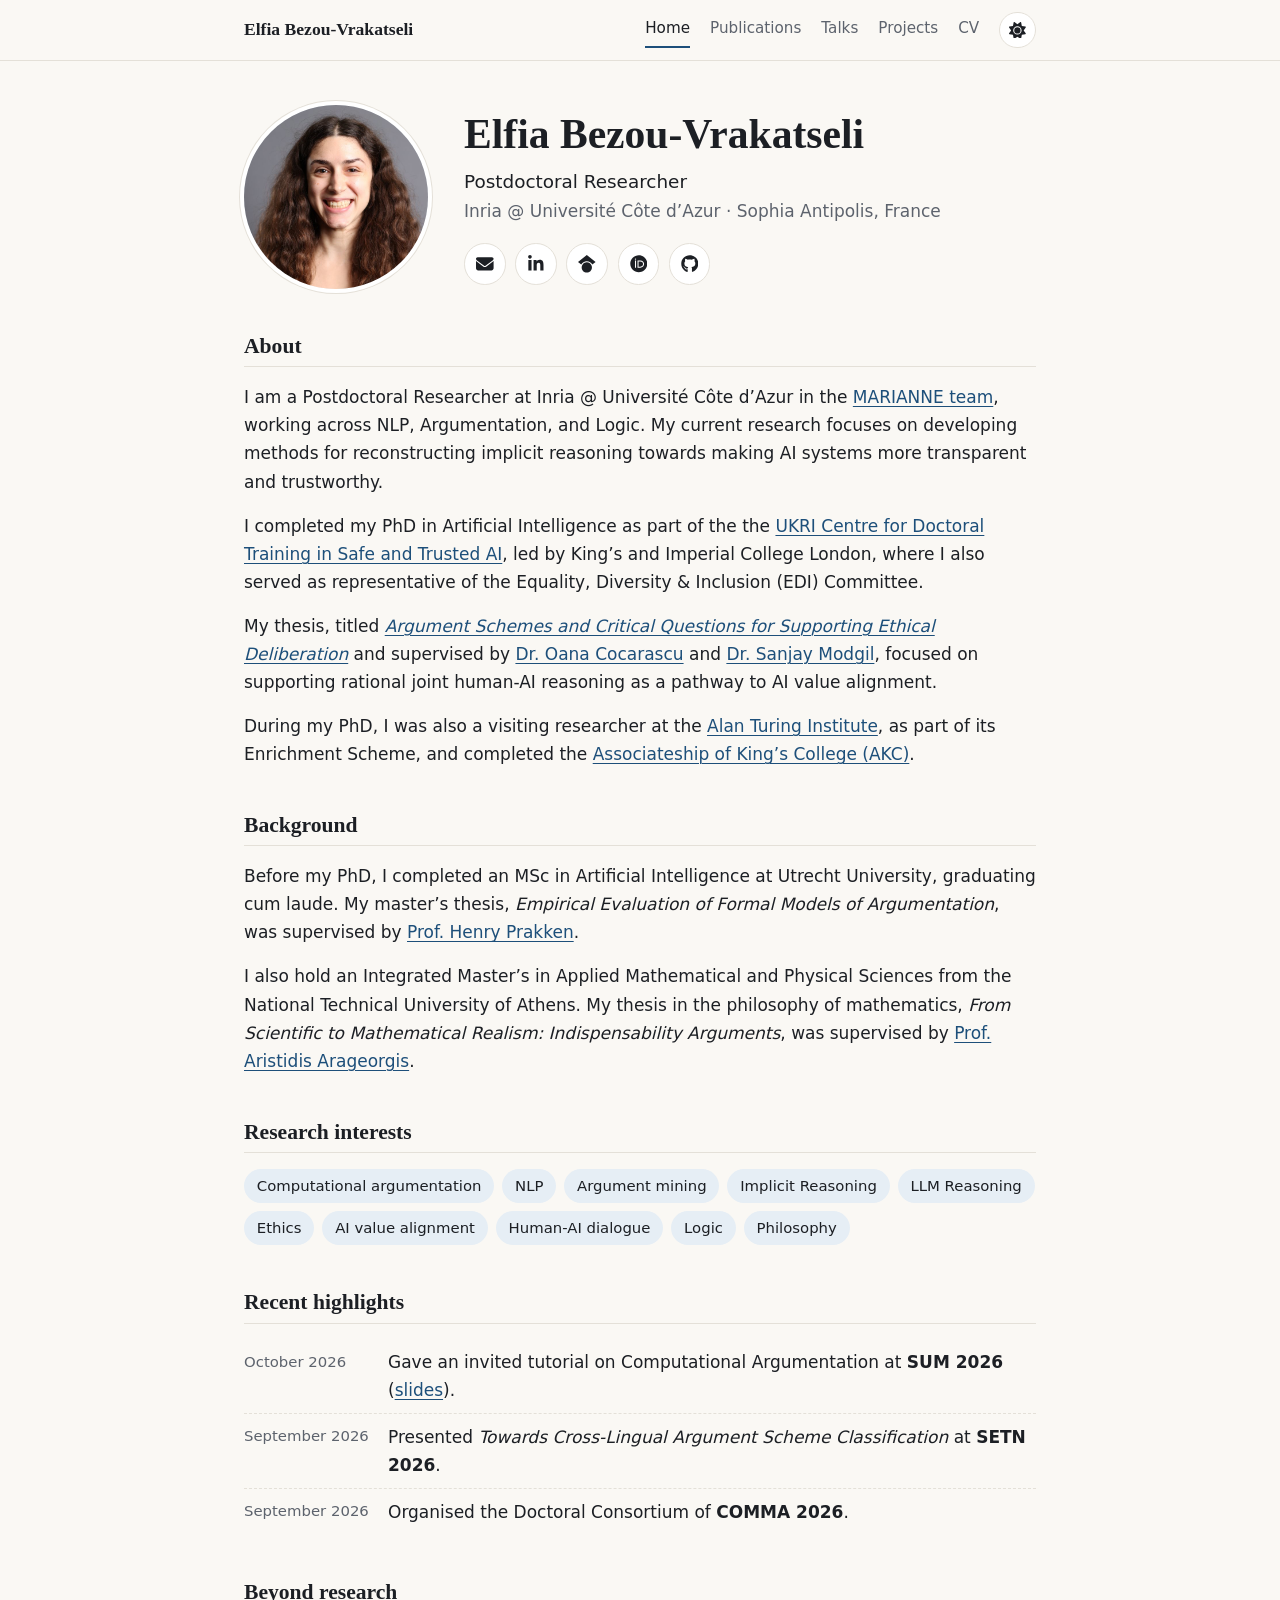
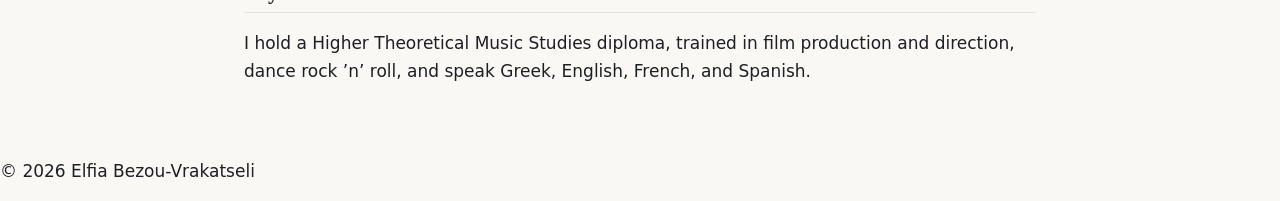
<file: index.html>
<link rel="stylesheet" href="style.css">
     <script src="theme.js"></script>
<!doctype html>
<html lang="en">
<head>
  <meta charset="utf-8">
  <meta name="viewport" content="width=device-width, initial-scale=1">
  <title>Elfia Bezou-Vrakatseli</title>
  <meta name="description" content="Elfia Bezou-Vrakatseli — Postdoctoral Researcher at Inria, Université Côte d’Azur &amp; working on AI, NLP, argumentation and logic.">
  <meta name="author" content="Elfia Bezou-Vrakatseli">
  <meta property="og:title" content="Elfia Bezou-Vrakatseli">
  <meta property="og:description" content="Elfia Bezou-Vrakatseli — Postdoctoral Researcher at Université Côte d’Azur &amp; Inria working on AI, NLP, argumentation and logic.">
  <meta property="og:type" content="website">
  <meta property="og:image" content="https://elfiabv.github.io/assets/photo.jpg">
  <meta name="color-scheme" content="light dark">
  <link rel="icon" href="favicon.svg" type="image/svg+xml">
  <link rel="stylesheet" href="style.css">
</head>
<body>
  <a class="skip" href="#main">Skip to content</a>
  <header class="site-header">
    <div class="wrap header-inner">
      <a class="brand" href="index.html">Elfia Bezou-Vrakatseli</a>
      <nav aria-label="Main">
        <a href="index.html" aria-current="page">Home</a>
        <a href="publications.html">Publications</a>
        <a href="talks.html">Talks</a>
        <a href="projects.html">Projects</a>
        <a href="cv.html">CV</a>
      </nav>
    </div>
  </header>

  <main id="main" class="wrap">
    <section class="hero">
      <div class="avatar">
        <span aria-hidden="true">EBV</span>
        <img src="assets/photo.jpg" alt="Photo of Elfia Bezou-Vrakatseli" width="320" height="320" onerror="this.remove()">
      </div>
      <div class="hero-text">
        <h1>Elfia Bezou-Vrakatseli</h1>
        <p class="role">Postdoctoral Researcher</p>
        <p class="affil"> Inria @ Université Côte d’Azur · Sophia Antipolis, France</p>
    <ul class="links">
      <li><a href="mailto:elfia.bezou-vrakatseli@inria.fr" aria-label="Email" title="Email"><svg class="icon" viewBox="0 0 512 512" aria-hidden="true" focusable="false"><path d="M48 64C21.5 64 0 85.5 0 112c0 15.1 7.1 29.3 19.2 38.4L236.8 313.6c11.4 8.5 27 8.5 38.4 0L492.8 150.4c12.1-9.1 19.2-23.3 19.2-38.4c0-26.5-21.5-48-48-48L48 64zM0 176L0 384c0 35.3 28.7 64 64 64l384 0c35.3 0 64-28.7 64-64l0-208L294.4 339.2c-22.8 17.1-54 17.1-76.8 0L0 176z"/></svg></a></li>
      <li><a href="https://www.linkedin.com/in/elfia-bezou-vrakatseli/" aria-label="LinkedIn" title="LinkedIn" target="_blank" rel="noopener"><svg class="icon" viewBox="0 0 448 512" aria-hidden="true" focusable="false"><path d="M100.28 448H7.4V148.9h92.88zM53.79 108.1C24.09 108.1 0 83.5 0 53.8a53.79 53.79 0 0 1 107.58 0c0 29.7-24.1 54.3-53.79 54.3zM447.9 448h-92.68V302.4c0-34.7-.7-79.2-48.29-79.2-48.29 0-55.69 37.7-55.69 76.7V448h-92.78V148.9h89.08v40.8h1.3c12.4-23.5 42.69-48.3 87.88-48.3 94 0 111.28 61.9 111.28 142.3V448z"/></svg></a></li>
      <li><a href="https://scholar.google.com/citations?user=4mK89xIAAAAJ&amp;hl=en" aria-label="Google Scholar" title="Google Scholar" target="_blank" rel="noopener"><svg class="icon" viewBox="0 0 512 512" aria-hidden="true" focusable="false"><path d="M390.9 298.5c0 0 0 .1 .1 .1c9.2 19.4 14.4 41.1 14.4 64C405.3 445.1 338.5 512 256 512s-149.3-66.9-149.3-149.3c0-22.9 5.2-44.6 14.4-64h0c1.7-3.6 3.6-7.2 5.6-10.7c4.4-7.6 9.4-14.7 15-21.3c27.4-32.6 68.5-53.3 114.4-53.3c33.6 0 64.6 11.1 89.6 29.9c9.1 6.9 17.4 14.7 24.8 23.5c5.6 6.6 10.6 13.8 15 21.3c2 3.4 3.8 7 5.5 10.5zm26.4-18.8c-30.1-58.4-91-98.4-161.3-98.4s-131.2 40-161.3 98.4L0 202.7 256 0 512 202.7l-94.7 77.1z"/></svg></a></li>
      <li><a href="https://orcid.org/0009-0004-8954-246X" aria-label="ORCID" title="ORCID" target="_blank" rel="noopener"><svg class="icon" viewBox="0 0 512 512" aria-hidden="true" focusable="false"><path d="M294.75 188.19h-45.92V342h47.47c67.62 0 83.12-51.34 83.12-76.91 0-41.64-26.54-76.9-84.67-76.9zM256 8C119 8 8 119 8 256s111 248 248 248 248-111 248-248S393 8 256 8zm-80.79 360.76h-29.84v-207.5h29.84zm-14.92-231.14a19.57 19.57 0 1 1 19.57-19.57 19.64 19.64 0 0 1-19.57 19.57zM300 369h-81V161.26h80.6c76.73 0 110.44 54.83 110.44 103.85C410 318.39 368.38 369 300 369z"/></svg></a></li>
      <li><a href="https://github.com/ElfiaBv" aria-label="GitHub" title="GitHub" target="_blank" rel="noopener"><svg class="icon" viewBox="0 0 496 512" aria-hidden="true" focusable="false"><path d="M165.9 397.4c0 2-2.3 3.6-5.2 3.6-3.3.3-5.6-1.3-5.6-3.6 0-2 2.3-3.6 5.2-3.6 3-.3 5.6 1.3 5.6 3.6zm-31.1-4.5c-.7 2 1.3 4.3 4.3 4.9 2.6 1 5.6 0 6.2-2s-1.3-4.3-4.3-5.2c-2.6-.7-5.5.3-6.2 2.3zm44.2-1.7c-2.9.7-4.9 2.6-4.6 4.9.3 2 2.9 3.3 5.9 2.6 2.9-.7 4.9-2.6 4.6-4.6-.3-1.9-3-3.2-5.9-2.9zM244.8 8C106.1 8 0 113.3 0 252c0 110.9 69.8 205.8 169.5 239.2 12.8 2.3 17.3-5.6 17.3-12.1 0-6.2-.3-40.4-.3-61.4 0 0-70 15-84.7-29.8 0 0-11.4-29.1-27.8-36.6 0 0-22.9-15.7 1.6-15.4 0 0 24.9 2 38.6 25.8 21.9 38.6 58.6 27.5 72.9 20.9 2.3-16 8.8-27.1 16-33.7-55.9-6.2-112.3-14.3-112.3-110.5 0-27.5 7.6-41.3 23.6-58.9-2.6-6.5-11.1-33.3 2.6-67.9 20.9-6.5 69 27 69 27 20-5.6 41.5-8.5 62.8-8.5s42.8 2.9 62.8 8.5c0 0 48.1-33.6 69-27 13.7 34.7 5.2 61.4 2.6 67.9 16 17.7 25.8 31.5 25.8 58.9 0 96.5-58.9 104.2-114.8 110.5 9.2 7.9 17 22.9 17 46.4 0 33.7-.3 75.4-.3 83.6 0 6.5 4.6 14.4 17.3 12.1C428.2 457.8 496 362.9 496 252 496 113.3 383.5 8 244.8 8zM97.2 352.9c-1.3 1-1 3.3.7 5.2 1.6 1.6 3.9 2.3 5.2 1 1.3-1 1-3.3-.7-5.2-1.6-1.6-3.9-2.3-5.2-1zm-10.8-8.1c-.7 1.3.3 2.9 2.3 3.9 1.6 1 3.6.7 4.3-.7.7-1.3-.3-2.9-2.3-3.9-2-.6-3.6-.3-4.3.7zm32.4 35.6c-1.6 1.3-1 4.3 1.3 6.2 2.3 2.3 5.2 2.6 6.5 1 1.3-1.3.7-4.3-1.3-6.2-2.2-2.3-5.2-2.6-6.5-1zm-11.4-14.7c-1.6 1-1.6 3.6 0 5.9 1.6 2.3 4.3 3.3 5.6 2.3 1.6-1.3 1.6-3.9 0-6.2-1.4-2.3-4-3.3-5.6-2z"/></svg></a></li>
      </ul>
      </div>
      
    </section>

    <section aria-labelledby="about">
      <h2 id="about">About</h2>
           <p>I am a Postdoctoral Researcher at Inria @ Université Côte d’Azur in the <a href="https://team.inria.fr/marianne/team-members/" target="_blank" rel="noopener">MARIANNE team</a>, working across NLP, Argumentation, and Logic. My current research focuses on developing methods for reconstructing implicit reasoning towards making AI systems more transparent and trustworthy. </p>
         <p>I completed my PhD in Artificial Intelligence as part of the the <a href="https://safeandtrustedai.org/" target="_blank" rel="noopener">UKRI Centre for Doctoral Training in Safe and Trusted AI</a>, led by King’s and Imperial College London, where I also served as representative of the Equality, Diversity & Inclusion (EDI) Committee.</p>
          <p>My thesis, titled <a href="https://kclpure.kcl.ac.uk/portal/en/studentTheses/argument-schemes-and-critical-questions-for-supporting-ethical-de/" target="_blank" rel="noopener"><em>Argument Schemes and Critical Questions for Supporting Ethical Deliberation</em></a> and supervised by <a href="https://www.kcl.ac.uk/people/oana-cocarascu" target="_blank" rel="noopener">Dr. Oana Cocarascu</a> and <a href="https://sanjaymodgil.nms.kcl.ac.uk/" target="_blank" rel="noopener">Dr. Sanjay Modgil</a>, focused on supporting rational joint human-AI reasoning as a pathway to AI value alignment. </p>  
      <p>During my PhD, I was also a visiting researcher at the <a href="https://www.turing.ac.uk/" target="_blank" rel="noopener">Alan Turing Institute</a>, as part of its Enrichment Scheme, and completed the <a href="https://www.kcl.ac.uk/akc" target="_blank" rel="noopener">Associateship of King’s College (AKC)</a>.</p>
    </section>

    <section aria-labelledby="background">
      <h2 id="background">Background</h2>
      <p>Before my PhD, I completed an MSc in Artificial Intelligence at Utrecht University, graduating cum laude. My master’s thesis, <em>Empirical Evaluation of Formal Models of Argumentation</em>, was supervised by <a href="https://webspace.science.uu.nl/~prakk101/" target="_blank" rel="noopener">Prof. Henry Prakken</a>.</p>
      <p>I also hold an Integrated Master’s in Applied Mathematical and Physical Sciences from the National Technical University of Athens. My thesis in the philosophy of mathematics, <em>From Scientific to Mathematical Realism: Indispensability Arguments</em></a>, was supervised by <a href="https://aked.ntua.gr/arageorgis_en.html" target="_blank" rel="noopener">Prof. Aristidis Arageorgis</a>.</p>
    </section>
 
    </section>

    <section aria-labelledby="interests">
      <h2 id="interests">Research interests</h2>
      <ul class="tags">
        <li>Computational argumentation</li> <li>NLP</li>
        <li>Argument mining</li>
        <li>Implicit Reasoning</li> <li>LLM Reasoning</li>
        <li>Ethics</li> <li> AI value alignment</li>
        <li>Human-AI dialogue</li>
        <li>Logic</li> <li>Philosophy</li>
      </ul>
    </section>

    <section aria-labelledby="highlights">
      <h2 id="highlights">Recent highlights</h2>
      <ul class="timeline">
        <li><span class="when">October 2026</span><span>Gave an invited tutorial on Computational Argumentation at <strong>SUM 2026</strong> (<a href="assets/SUM2026_tutorial_slides.pdf" target="_blank" rel="noopener">slides</a>).</span></li>
        <li><span class="when">September 2026</span><span>Presented<em> Towards Cross-Lingual Argument Scheme Classification</em> at <strong>SETN 2026</strong>.</span></li>
        
        <li><span class="when">September 2026</span><span>Organised the Doctoral Consortium of <strong>COMMA 2026</strong>.</span></li>
         
      </ul>
    </section>

    <section aria-labelledby="beyond">
      <h2 id="beyond">Beyond research</h2>
      <p>I hold a Higher Theoretical Music Studies diploma, trained in film production and direction, dance rock ’n’ roll, and speak Greek, English, French, and Spanish.</p>
    </section>

  </main>

   
      <p>&copy; 2026 Elfia Bezou-Vrakatseli</p>
    </div>
  </footer>
</body>
</html>
</file>
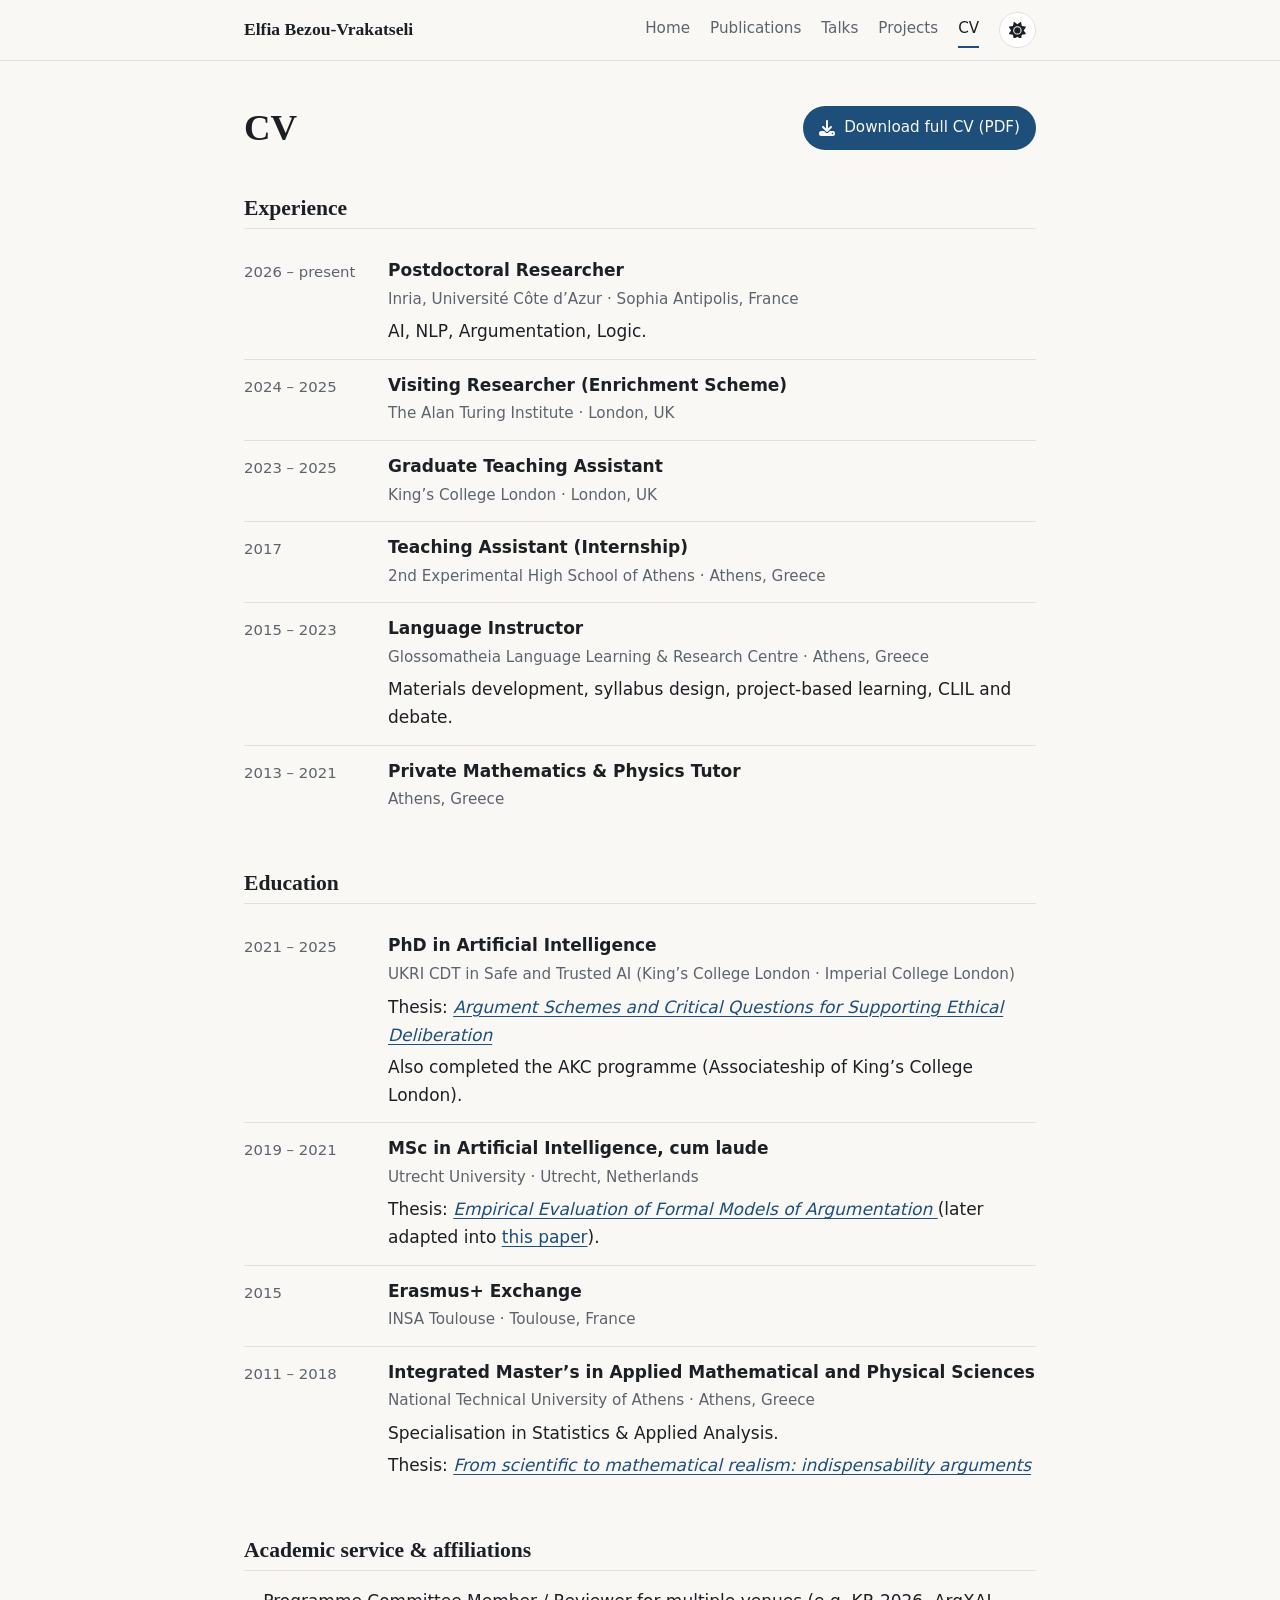
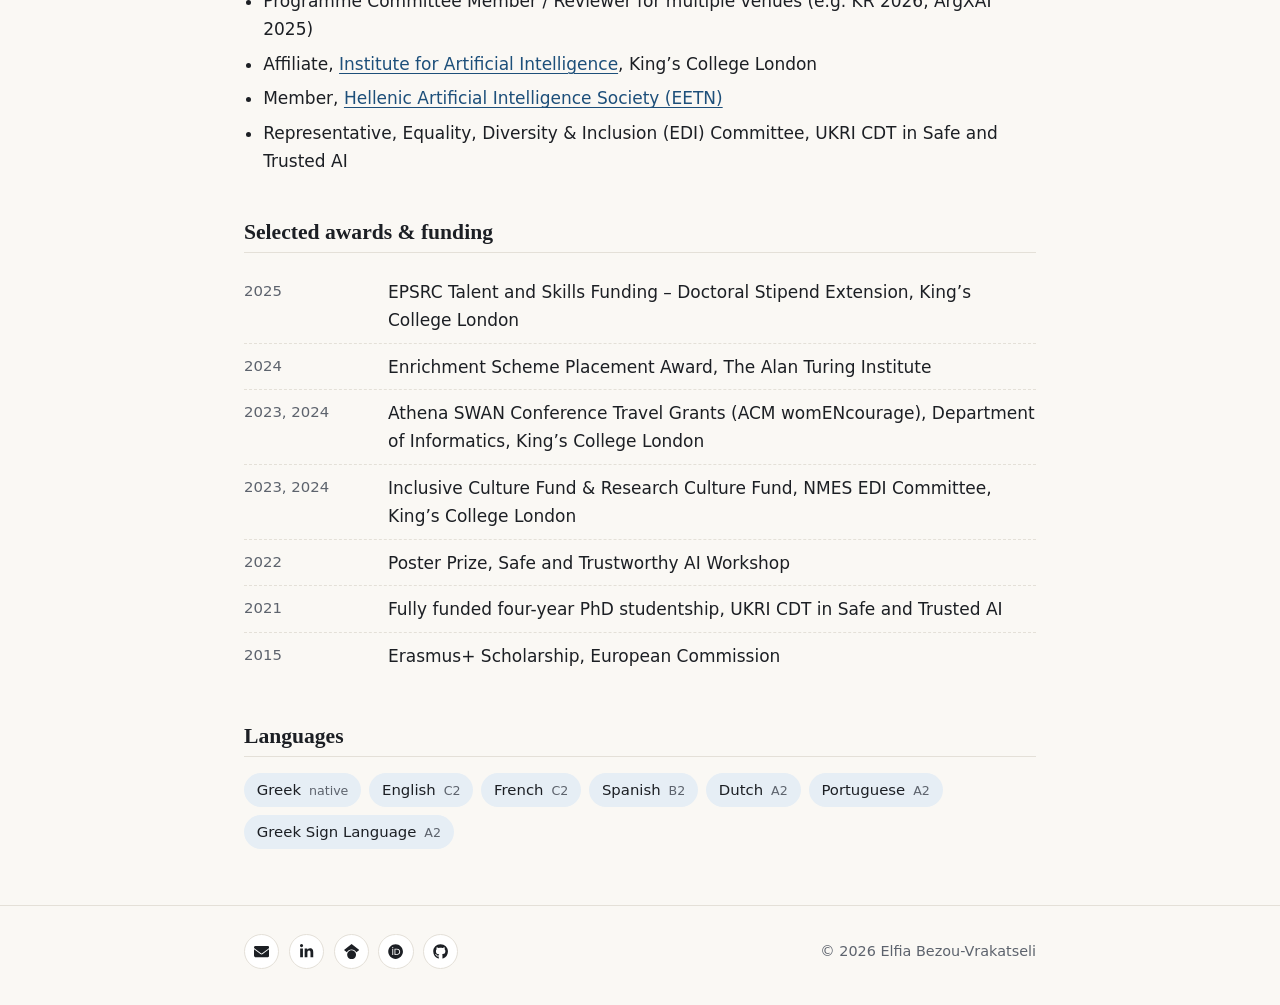
<file: cv.html>
<link rel="stylesheet" href="style.css">
     <script src="theme.js"></script>
<!doctype html>
<html lang="en">
<head>
  <meta charset="utf-8">
  <meta name="viewport" content="width=device-width, initial-scale=1">
  <title>CV · Elfia Bezou-Vrakatseli</title>
  <meta name="description" content="CV of Elfia Bezou-Vrakatseli.">
  <meta name="author" content="Elfia Bezou-Vrakatseli">
  <meta property="og:title" content="CV · Elfia Bezou-Vrakatseli">
  <meta property="og:description" content="CV of Elfia Bezou-Vrakatseli.">
  <meta property="og:type" content="website">
  <meta property="og:image" content="https://elfiabv.github.io/assets/photo.jpg">
  <meta name="color-scheme" content="light dark">
  <link rel="icon" href="favicon.svg" type="image/svg+xml">
  <link rel="stylesheet" href="style.css">
</head>
<body>
  <a class="skip" href="#main">Skip to content</a>
  <header class="site-header">
    <div class="wrap header-inner">
      <a class="brand" href="index.html">Elfia Bezou-Vrakatseli</a>
      <nav aria-label="Main">
        <a href="index.html">Home</a>
        <a href="publications.html">Publications</a>
        <a href="talks.html">Talks</a>
        <a href="projects.html">Projects</a>
        <a href="cv.html" aria-current="page">CV</a>
      </nav>
    </div>
  </header>

  <main id="main" class="wrap">
    <div class="page-head">
      <h1 class="page-title">CV</h1>
      <a class="button" href="assets/Elfia_Bezou-Vrakatseli_CV.pdf" download><svg class="icon" viewBox="0 0 512 512" aria-hidden="true" focusable="false"><path d="M288 32c0-17.7-14.3-32-32-32s-32 14.3-32 32l0 242.7-73.4-73.4c-12.5-12.5-32.8-12.5-45.3 0s-12.5 32.8 0 45.3l128 128c12.5 12.5 32.8 12.5 45.3 0l128-128c12.5-12.5 12.5-32.8 0-45.3s-32.8-12.5-45.3 0L288 274.7 288 32zM64 352c-35.3 0-64 28.7-64 64l0 32c0 35.3 28.7 64 64 64l384 0c35.3 0 64-28.7 64-64l0-32c0-35.3-28.7-64-64-64l-101.5 0-45.3 45.3c-25 25-65.5 25-90.5 0L165.5 352 64 352zm368 56a24 24 0 1 1 0 48 24 24 0 1 1 0-48z"/></svg><span>Download full CV (PDF)</span></a>
    </div>

    <section aria-labelledby="exp">
      <h2 id="exp">Experience</h2>
      <ul class="cv-list">
        <li>
          <span class="when">2026 – present</span>
          <div>
            <p class="entry-title">Postdoctoral Researcher</p>
            <p class="entry-meta">Inria, Université Côte d’Azur · Sophia Antipolis, France</p>
            <p>AI, NLP, Argumentation, Logic.</p>
          </div>
        </li>
        <li>
          <span class="when">2024 – 2025</span>
          <div>
            <p class="entry-title">Visiting Researcher (Enrichment Scheme)</p>
            <p class="entry-meta">The Alan Turing Institute · London, UK</p>
          </div>
        </li>
        <li>
          <span class="when">2023 – 2025</span>
          <div>
            <p class="entry-title">Graduate Teaching Assistant</p>
            <p class="entry-meta">King’s College London · London, UK</p>
          </div>
        </li>
                <li>
          <span class="when">2017</span>
          <div>
            <p class="entry-title">Teaching Assistant (Internship)</p>
            <p class="entry-meta">2nd Experimental High School of Athens · Athens, Greece</p>
          </div>
        </li>
        <li>
          <span class="when">2015 – 2023</span>
          <div>
            <p class="entry-title">Language Instructor</p>
            <p class="entry-meta">Glossomatheia Language Learning &amp; Research Centre · Athens, Greece</p>
            <p>Materials development, syllabus design, project-based learning, CLIL and debate.</p>
          </div>
        </li>
        <li>
          <span class="when">2013 – 2021</span>
          <div>
            <p class="entry-title">Private Mathematics &amp; Physics Tutor</p>
            <p class="entry-meta">Athens, Greece</p>
          </div>
        </li>
      </ul>
    </section>

    <section aria-labelledby="edu">
      <h2 id="edu">Education</h2>
      <ul class="cv-list">
        <li>
          <span class="when">2021 – 2025</span>
          <div>
            <p class="entry-title">PhD in Artificial Intelligence</p>
            <p class="entry-meta">UKRI CDT in Safe and Trusted AI (King’s College London · Imperial College London)</p>
            <p>Thesis: <a href="https://kclpure.kcl.ac.uk/portal/en/studentTheses/argument-schemes-and-critical-questions-for-supporting-ethical-de/" target="_blank" rel="noopener"><em>Argument Schemes and Critical Questions for Supporting Ethical Deliberation</em></a></p>
            <p>Also completed the AKC programme (Associateship of King’s College London).</p>
          </div>
        </li>
        <li>
          <span class="when">2019 – 2021</span>
          <div>
            <p class="entry-title">MSc in Artificial Intelligence, cum laude</p>
            <p class="entry-meta">Utrecht University · Utrecht, Netherlands</p>
            
<p>
  Thesis:
  <a href="https://studenttheses.uu.nl/items/0af066aa-7078-44d3-838c-e0d63e87ab0a"
     target="_blank" rel="noopener noreferrer">
    <em>Empirical Evaluation of Formal Models of Argumentation</em>
  </a>
  (later adapted into
  <a href="https://journals.sagepub.com/doi/pdf/10.3233/AAC-230016"
     target="_blank" rel="noopener noreferrer">this paper</a>).
</p>

          </div>
        </li>
                <li>
          <span class="when">2015</span>
          <div>
            <p class="entry-title">Erasmus+ Exchange</p>
            <p class="entry-meta">INSA Toulouse · Toulouse, France</p>
          </div>
        </li>
        <li>
          <span class="when">2011 – 2018</span>
          <div>
            <p class="entry-title">Integrated Master’s in Applied Mathematical and Physical Sciences</p>
            <p class="entry-meta">National Technical University of Athens · Athens, Greece</p>
            <p>Specialisation in Statistics &amp; Applied Analysis.</p> 
            <p> Thesis: <a href="https://dspace.lib.ntua.gr/xmlui/handle/123456789/46935" target="_blank" rel="noopener"> <em>From scientific to mathematical realism: indispensability arguments</em> </a></p>
          </div>
        </li>

      </ul>
    </section>

    <section aria-labelledby="svc">
      <h2 id="svc">Academic service &amp; affiliations</h2>
      <ul class="plain">
        <li>Programme Committee Member / Reviewer for multiple venues (e.g. KR 2026, ArgXAI 2025)</li>

        <li>Affiliate, <a href="https://www.kcl.ac.uk/ai/about" target="_blank" rel="noopener">Institute for Artificial Intelligence</a>, King’s College London</li>
        <li>Member, <a href="https://www.eetn.gr/en/" target="_blank" rel="noopener">Hellenic Artificial Intelligence Society (EETN)</a></li>
        <li>Representative, Equality, Diversity &amp; Inclusion (EDI) Committee, UKRI CDT in Safe and Trusted AI</li>
      </ul>
    </section>

    <section aria-labelledby="awd">
      <h2 id="awd">Selected awards &amp; funding</h2>
      <ul class="timeline">
        <li><span class="when">2025</span><span>EPSRC Talent and Skills Funding – Doctoral Stipend Extension, King’s College London</span></li>
        <li><span class="when">2024</span><span>Enrichment Scheme Placement Award, The Alan Turing Institute</span></li>
        <li><span class="when">2023, 2024</span><span>Athena SWAN Conference Travel Grants (ACM womENcourage), Department of Informatics, King’s College London</span></li>
        <li><span class="when">2023, 2024</span><span>Inclusive Culture Fund &amp; Research Culture Fund, NMES EDI Committee, King’s College London</span></li>
        <li><span class="when">2022</span><span>Poster Prize, Safe and Trustworthy AI Workshop</span></li>
        <li><span class="when">2021</span><span>Fully funded four-year PhD studentship, UKRI CDT in Safe and Trusted AI</span></li>
        <li><span class="when">2015</span><span>Erasmus+ Scholarship, European Commission</span></li>
      </ul>
    </section>

    <section aria-labelledby="lng">
      <h2 id="lng">Languages</h2>
      <ul class="tags">
        <li>Greek <span class="level">native</span></li>
        <li>English <span class="level">C2</span></li>
        <li>French <span class="level">C2</span></li>
        <li>Spanish <span class="level">B2</span></li>
        <li>Dutch <span class="level">A2</span></li>
        <li>Portuguese <span class="level">A2</span></li>
        <li>Greek Sign Language <span class="level">A2</span></li>
      </ul>
    </section>

  </main>

  <!-- Icons: Font Awesome Free 6.7.2, CC BY 4.0 — https://fontawesome.com/license/free -->
  <footer class="site-footer">
    <div class="wrap footer-inner">
    <ul class="links links-small">
      <li><a href="mailto:elfia.bezou-vrakatseli@inria.fr" aria-label="Email" title="Email"><svg class="icon" viewBox="0 0 512 512" aria-hidden="true" focusable="false"><path d="M48 64C21.5 64 0 85.5 0 112c0 15.1 7.1 29.3 19.2 38.4L236.8 313.6c11.4 8.5 27 8.5 38.4 0L492.8 150.4c12.1-9.1 19.2-23.3 19.2-38.4c0-26.5-21.5-48-48-48L48 64zM0 176L0 384c0 35.3 28.7 64 64 64l384 0c35.3 0 64-28.7 64-64l0-208L294.4 339.2c-22.8 17.1-54 17.1-76.8 0L0 176z"/></svg></a></li>
      <li><a href="https://www.linkedin.com/in/elfia-bezou-vrakatseli/" aria-label="LinkedIn" title="LinkedIn" target="_blank" rel="noopener"><svg class="icon" viewBox="0 0 448 512" aria-hidden="true" focusable="false"><path d="M100.28 448H7.4V148.9h92.88zM53.79 108.1C24.09 108.1 0 83.5 0 53.8a53.79 53.79 0 0 1 107.58 0c0 29.7-24.1 54.3-53.79 54.3zM447.9 448h-92.68V302.4c0-34.7-.7-79.2-48.29-79.2-48.29 0-55.69 37.7-55.69 76.7V448h-92.78V148.9h89.08v40.8h1.3c12.4-23.5 42.69-48.3 87.88-48.3 94 0 111.28 61.9 111.28 142.3V448z"/></svg></a></li>
      <li><a href="https://scholar.google.com/citations?user=4mK89xIAAAAJ&amp;hl=en" aria-label="Google Scholar" title="Google Scholar" target="_blank" rel="noopener"><svg class="icon" viewBox="0 0 512 512" aria-hidden="true" focusable="false"><path d="M390.9 298.5c0 0 0 .1 .1 .1c9.2 19.4 14.4 41.1 14.4 64C405.3 445.1 338.5 512 256 512s-149.3-66.9-149.3-149.3c0-22.9 5.2-44.6 14.4-64h0c1.7-3.6 3.6-7.2 5.6-10.7c4.4-7.6 9.4-14.7 15-21.3c27.4-32.6 68.5-53.3 114.4-53.3c33.6 0 64.6 11.1 89.6 29.9c9.1 6.9 17.4 14.7 24.8 23.5c5.6 6.6 10.6 13.8 15 21.3c2 3.4 3.8 7 5.5 10.5zm26.4-18.8c-30.1-58.4-91-98.4-161.3-98.4s-131.2 40-161.3 98.4L0 202.7 256 0 512 202.7l-94.7 77.1z"/></svg></a></li>
      <li><a href="https://orcid.org/0009-0004-8954-246X" aria-label="ORCID" title="ORCID" target="_blank" rel="noopener"><svg class="icon" viewBox="0 0 512 512" aria-hidden="true" focusable="false"><path d="M294.75 188.19h-45.92V342h47.47c67.62 0 83.12-51.34 83.12-76.91 0-41.64-26.54-76.9-84.67-76.9zM256 8C119 8 8 119 8 256s111 248 248 248 248-111 248-248S393 8 256 8zm-80.79 360.76h-29.84v-207.5h29.84zm-14.92-231.14a19.57 19.57 0 1 1 19.57-19.57 19.64 19.64 0 0 1-19.57 19.57zM300 369h-81V161.26h80.6c76.73 0 110.44 54.83 110.44 103.85C410 318.39 368.38 369 300 369z"/></svg></a></li>
      <li><a href="https://github.com/ElfiaBv" aria-label="GitHub" title="GitHub" target="_blank" rel="noopener"><svg class="icon" viewBox="0 0 496 512" aria-hidden="true" focusable="false"><path d="M165.9 397.4c0 2-2.3 3.6-5.2 3.6-3.3.3-5.6-1.3-5.6-3.6 0-2 2.3-3.6 5.2-3.6 3-.3 5.6 1.3 5.6 3.6zm-31.1-4.5c-.7 2 1.3 4.3 4.3 4.9 2.6 1 5.6 0 6.2-2s-1.3-4.3-4.3-5.2c-2.6-.7-5.5.3-6.2 2.3zm44.2-1.7c-2.9.7-4.9 2.6-4.6 4.9.3 2 2.9 3.3 5.9 2.6 2.9-.7 4.9-2.6 4.6-4.6-.3-1.9-3-3.2-5.9-2.9zM244.8 8C106.1 8 0 113.3 0 252c0 110.9 69.8 205.8 169.5 239.2 12.8 2.3 17.3-5.6 17.3-12.1 0-6.2-.3-40.4-.3-61.4 0 0-70 15-84.7-29.8 0 0-11.4-29.1-27.8-36.6 0 0-22.9-15.7 1.6-15.4 0 0 24.9 2 38.6 25.8 21.9 38.6 58.6 27.5 72.9 20.9 2.3-16 8.8-27.1 16-33.7-55.9-6.2-112.3-14.3-112.3-110.5 0-27.5 7.6-41.3 23.6-58.9-2.6-6.5-11.1-33.3 2.6-67.9 20.9-6.5 69 27 69 27 20-5.6 41.5-8.5 62.8-8.5s42.8 2.9 62.8 8.5c0 0 48.1-33.6 69-27 13.7 34.7 5.2 61.4 2.6 67.9 16 17.7 25.8 31.5 25.8 58.9 0 96.5-58.9 104.2-114.8 110.5 9.2 7.9 17 22.9 17 46.4 0 33.7-.3 75.4-.3 83.6 0 6.5 4.6 14.4 17.3 12.1C428.2 457.8 496 362.9 496 252 496 113.3 383.5 8 244.8 8zM97.2 352.9c-1.3 1-1 3.3.7 5.2 1.6 1.6 3.9 2.3 5.2 1 1.3-1 1-3.3-.7-5.2-1.6-1.6-3.9-2.3-5.2-1zm-10.8-8.1c-.7 1.3.3 2.9 2.3 3.9 1.6 1 3.6.7 4.3-.7.7-1.3-.3-2.9-2.3-3.9-2-.6-3.6-.3-4.3.7zm32.4 35.6c-1.6 1.3-1 4.3 1.3 6.2 2.3 2.3 5.2 2.6 6.5 1 1.3-1.3.7-4.3-1.3-6.2-2.2-2.3-5.2-2.6-6.5-1zm-11.4-14.7c-1.6 1-1.6 3.6 0 5.9 1.6 2.3 4.3 3.3 5.6 2.3 1.6-1.3 1.6-3.9 0-6.2-1.4-2.3-4-3.3-5.6-2z"/></svg></a></li>
          </ul>
      <p>&copy; 2026 Elfia Bezou-Vrakatseli</p>
    </div>
  </footer>
</body>
</html>
</file>
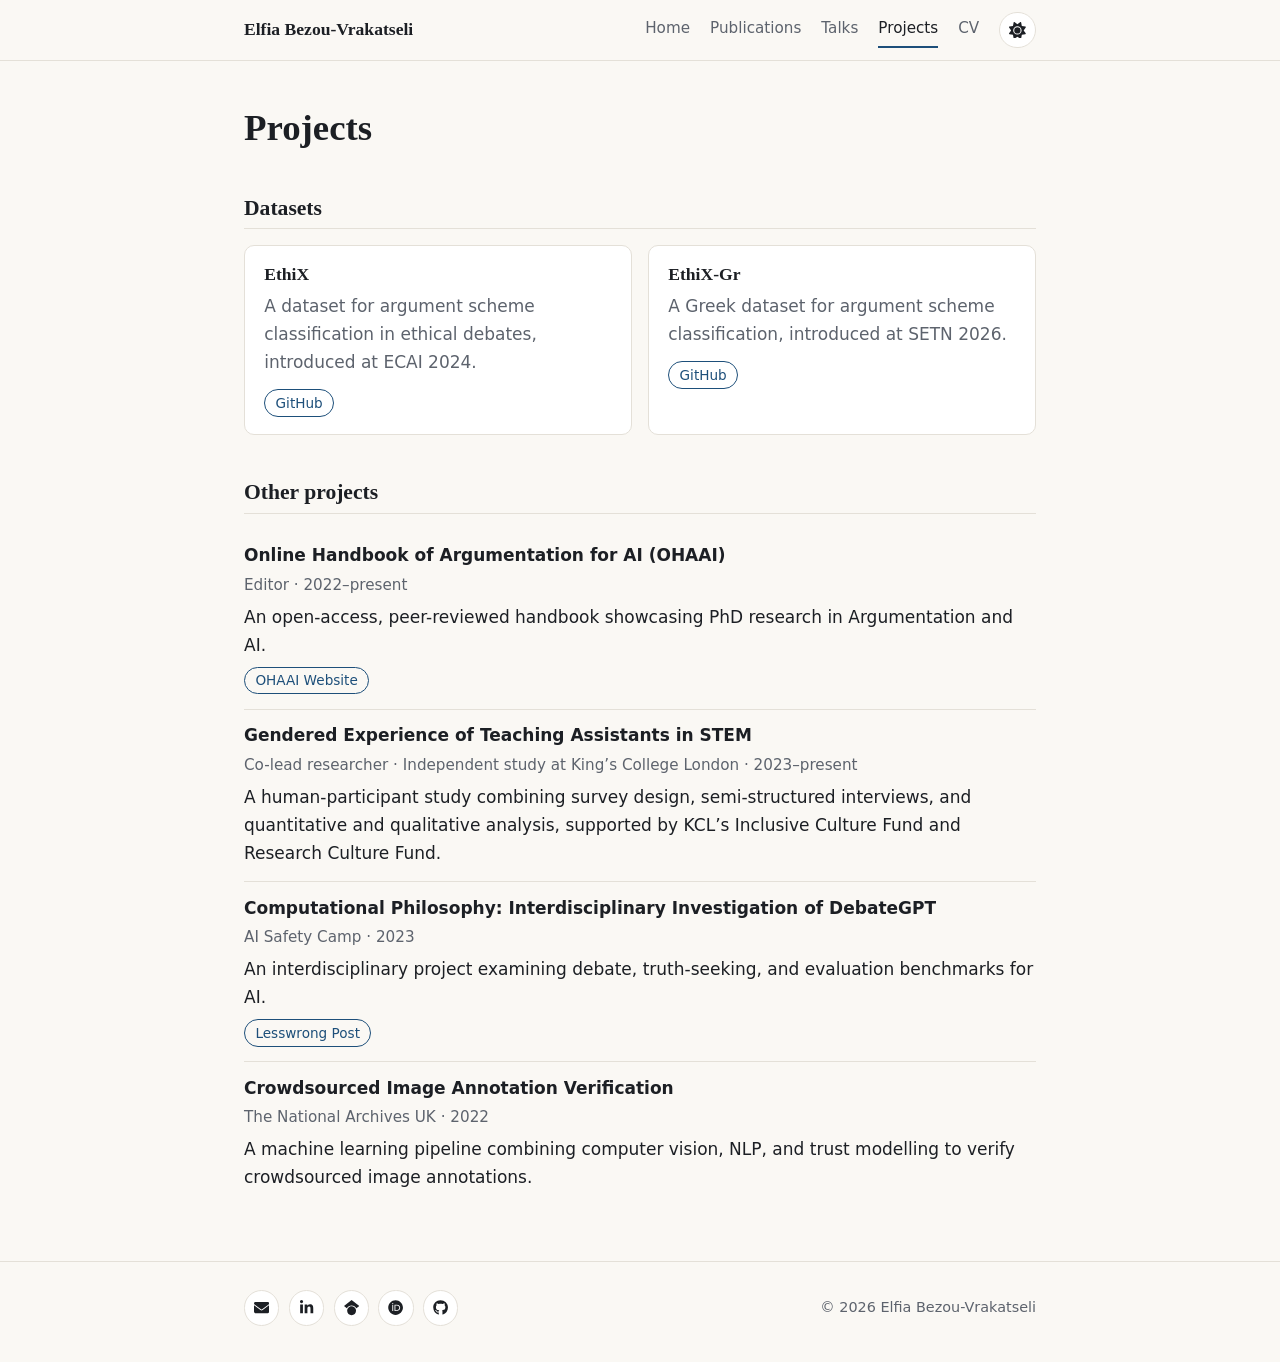
<file: projects.html>
<link rel="stylesheet" href="style.css">
     <script src="theme.js"></script>
<!doctype html>
<html lang="en">
<head>
  <meta charset="utf-8">
  <meta name="viewport" content="width=device-width, initial-scale=1">
  <title>Projects · Elfia Bezou-Vrakatseli</title>
  <meta name="description" content="Datasets and projects by Elfia Bezou-Vrakatseli.">
  <meta name="author" content="Elfia Bezou-Vrakatseli">
  <meta property="og:title" content="Projects · Elfia Bezou-Vrakatseli">
  <meta property="og:description" content="Datasets and projects by Elfia Bezou-Vrakatseli.">
  <meta property="og:type" content="website">
  <meta property="og:image" content="https://elfiabv.github.io/assets/photo.jpg">
  <meta name="color-scheme" content="light dark">
  <link rel="icon" href="favicon.svg" type="image/svg+xml">
  <link rel="stylesheet" href="style.css">
</head>
<body>
  <a class="skip" href="#main">Skip to content</a>
  <header class="site-header">
    <div class="wrap header-inner">
      <a class="brand" href="index.html">Elfia Bezou-Vrakatseli</a>
      <nav aria-label="Main">
        <a href="index.html">Home</a>
        <a href="publications.html">Publications</a>
        <a href="talks.html">Talks</a>
        <a href="projects.html" aria-current="page">Projects</a>
        <a href="cv.html">CV</a>
      </nav>
    </div>
  </header>

  <main id="main" class="wrap">
    <h1 class="page-title">Projects</h1>
     

    <section aria-labelledby="data">
      <h2 id="data">Datasets</h2>
      <ul class="cards">
        <li class="card">
          <h3>EthiX</h3>
          <p>A dataset for argument scheme classification in ethical debates, introduced at ECAI 2024.</p>
          <p class="entry-links"><a class="chip" href="https://github.com/ElfiaBv/EthiX" target="_blank" rel="noopener">GitHub</a></p>
        </li>
        <li class="card">
          <h3>EthiX-Gr</h3>
          <p>A Greek dataset for argument scheme classification, introduced at SETN 2026.</p>
          <p class="entry-links"><a class="chip" href="https://github.com/ElfiaBv/EthiX-Gr" target="_blank" rel="noopener">GitHub</a></p>
        </li>
      </ul>
    </section>

    <section aria-labelledby="other">
      <h2 id="other">Other projects</h2>
      <ul class="entries">
        <li class="entry">
          <p class="entry-title">Online Handbook of Argumentation for AI (OHAAI)</p>
          <p class="entry-meta">Editor · 2022–present</p>
          <p>An open-access, peer-reviewed handbook showcasing PhD research in Argumentation and AI.</p>
          <p class="entry-links">
          <a class="chip" href="https://ohaai.github.io/" target="_blank" rel="noopener noreferrer">OHAAI Website</a>
          </p>
        </li>
        <li class="entry">
          <p class="entry-title">Gendered Experience of Teaching Assistants in STEM</p>
          <p class="entry-meta">Co-lead researcher · Independent study at King’s College London · 2023–present</p>
          <p>A human-participant study combining survey design, semi-structured interviews, and quantitative and qualitative analysis, supported by KCL’s Inclusive Culture Fund and Research Culture Fund.</p>
        </li>
        <li class="entry">
          <p class="entry-title">Computational Philosophy: Interdisciplinary Investigation of DebateGPT</p>
          <p class="entry-meta">AI Safety Camp · 2023</p>
          <p>An interdisciplinary project examining debate, truth-seeking, and evaluation benchmarks for AI.</p>
           <p class="entry-links">
    <a class="chip" href="https://www.lesswrong.com/posts/k8xreAj2nXGra22H7/elements-of-computational-philosophy-vol-i-truth" target="_blank" rel="noopener noreferrer">Lesswrong Post</a>
  </p>
        </li>
        <li class="entry">
          <p class="entry-title">Crowdsourced Image Annotation Verification</p>
          <p class="entry-meta">The National Archives UK · 2022</p>
          <p>A machine learning pipeline combining computer vision, NLP, and trust modelling to verify crowdsourced image annotations.</p>
        </li>
      </ul>
    </section>

  </main>

  <!-- Icons: Font Awesome Free 6.7.2, CC BY 4.0 — https://fontawesome.com/license/free -->
  <footer class="site-footer">
    <div class="wrap footer-inner">
    <ul class="links links-small">
      <li><a href="mailto:elfia.bezou-vrakatseli@inria.fr" aria-label="Email" title="Email"><svg class="icon" viewBox="0 0 512 512" aria-hidden="true" focusable="false"><path d="M48 64C21.5 64 0 85.5 0 112c0 15.1 7.1 29.3 19.2 38.4L236.8 313.6c11.4 8.5 27 8.5 38.4 0L492.8 150.4c12.1-9.1 19.2-23.3 19.2-38.4c0-26.5-21.5-48-48-48L48 64zM0 176L0 384c0 35.3 28.7 64 64 64l384 0c35.3 0 64-28.7 64-64l0-208L294.4 339.2c-22.8 17.1-54 17.1-76.8 0L0 176z"/></svg></a></li>
      <li><a href="https://www.linkedin.com/in/elfia-bezou-vrakatseli/" aria-label="LinkedIn" title="LinkedIn" target="_blank" rel="noopener"><svg class="icon" viewBox="0 0 448 512" aria-hidden="true" focusable="false"><path d="M100.28 448H7.4V148.9h92.88zM53.79 108.1C24.09 108.1 0 83.5 0 53.8a53.79 53.79 0 0 1 107.58 0c0 29.7-24.1 54.3-53.79 54.3zM447.9 448h-92.68V302.4c0-34.7-.7-79.2-48.29-79.2-48.29 0-55.69 37.7-55.69 76.7V448h-92.78V148.9h89.08v40.8h1.3c12.4-23.5 42.69-48.3 87.88-48.3 94 0 111.28 61.9 111.28 142.3V448z"/></svg></a></li>
      <li><a href="https://scholar.google.com/citations?user=4mK89xIAAAAJ&amp;hl=en" aria-label="Google Scholar" title="Google Scholar" target="_blank" rel="noopener"><svg class="icon" viewBox="0 0 512 512" aria-hidden="true" focusable="false"><path d="M390.9 298.5c0 0 0 .1 .1 .1c9.2 19.4 14.4 41.1 14.4 64C405.3 445.1 338.5 512 256 512s-149.3-66.9-149.3-149.3c0-22.9 5.2-44.6 14.4-64h0c1.7-3.6 3.6-7.2 5.6-10.7c4.4-7.6 9.4-14.7 15-21.3c27.4-32.6 68.5-53.3 114.4-53.3c33.6 0 64.6 11.1 89.6 29.9c9.1 6.9 17.4 14.7 24.8 23.5c5.6 6.6 10.6 13.8 15 21.3c2 3.4 3.8 7 5.5 10.5zm26.4-18.8c-30.1-58.4-91-98.4-161.3-98.4s-131.2 40-161.3 98.4L0 202.7 256 0 512 202.7l-94.7 77.1z"/></svg></a></li>
      <li><a href="https://orcid.org/0009-0004-8954-246X" aria-label="ORCID" title="ORCID" target="_blank" rel="noopener"><svg class="icon" viewBox="0 0 512 512" aria-hidden="true" focusable="false"><path d="M294.75 188.19h-45.92V342h47.47c67.62 0 83.12-51.34 83.12-76.91 0-41.64-26.54-76.9-84.67-76.9zM256 8C119 8 8 119 8 256s111 248 248 248 248-111 248-248S393 8 256 8zm-80.79 360.76h-29.84v-207.5h29.84zm-14.92-231.14a19.57 19.57 0 1 1 19.57-19.57 19.64 19.64 0 0 1-19.57 19.57zM300 369h-81V161.26h80.6c76.73 0 110.44 54.83 110.44 103.85C410 318.39 368.38 369 300 369z"/></svg></a></li>
      <li><a href="https://github.com/ElfiaBv" aria-label="GitHub" title="GitHub" target="_blank" rel="noopener"><svg class="icon" viewBox="0 0 496 512" aria-hidden="true" focusable="false"><path d="M165.9 397.4c0 2-2.3 3.6-5.2 3.6-3.3.3-5.6-1.3-5.6-3.6 0-2 2.3-3.6 5.2-3.6 3-.3 5.6 1.3 5.6 3.6zm-31.1-4.5c-.7 2 1.3 4.3 4.3 4.9 2.6 1 5.6 0 6.2-2s-1.3-4.3-4.3-5.2c-2.6-.7-5.5.3-6.2 2.3zm44.2-1.7c-2.9.7-4.9 2.6-4.6 4.9.3 2 2.9 3.3 5.9 2.6 2.9-.7 4.9-2.6 4.6-4.6-.3-1.9-3-3.2-5.9-2.9zM244.8 8C106.1 8 0 113.3 0 252c0 110.9 69.8 205.8 169.5 239.2 12.8 2.3 17.3-5.6 17.3-12.1 0-6.2-.3-40.4-.3-61.4 0 0-70 15-84.7-29.8 0 0-11.4-29.1-27.8-36.6 0 0-22.9-15.7 1.6-15.4 0 0 24.9 2 38.6 25.8 21.9 38.6 58.6 27.5 72.9 20.9 2.3-16 8.8-27.1 16-33.7-55.9-6.2-112.3-14.3-112.3-110.5 0-27.5 7.6-41.3 23.6-58.9-2.6-6.5-11.1-33.3 2.6-67.9 20.9-6.5 69 27 69 27 20-5.6 41.5-8.5 62.8-8.5s42.8 2.9 62.8 8.5c0 0 48.1-33.6 69-27 13.7 34.7 5.2 61.4 2.6 67.9 16 17.7 25.8 31.5 25.8 58.9 0 96.5-58.9 104.2-114.8 110.5 9.2 7.9 17 22.9 17 46.4 0 33.7-.3 75.4-.3 83.6 0 6.5 4.6 14.4 17.3 12.1C428.2 457.8 496 362.9 496 252 496 113.3 383.5 8 244.8 8zM97.2 352.9c-1.3 1-1 3.3.7 5.2 1.6 1.6 3.9 2.3 5.2 1 1.3-1 1-3.3-.7-5.2-1.6-1.6-3.9-2.3-5.2-1zm-10.8-8.1c-.7 1.3.3 2.9 2.3 3.9 1.6 1 3.6.7 4.3-.7.7-1.3-.3-2.9-2.3-3.9-2-.6-3.6-.3-4.3.7zm32.4 35.6c-1.6 1.3-1 4.3 1.3 6.2 2.3 2.3 5.2 2.6 6.5 1 1.3-1.3.7-4.3-1.3-6.2-2.2-2.3-5.2-2.6-6.5-1zm-11.4-14.7c-1.6 1-1.6 3.6 0 5.9 1.6 2.3 4.3 3.3 5.6 2.3 1.6-1.3 1.6-3.9 0-6.2-1.4-2.3-4-3.3-5.6-2z"/></svg></a></li>
          </ul>
      <p>&copy; 2026 Elfia Bezou-Vrakatseli</p>
    </div>
  </footer>
</body>
</html>
</file>
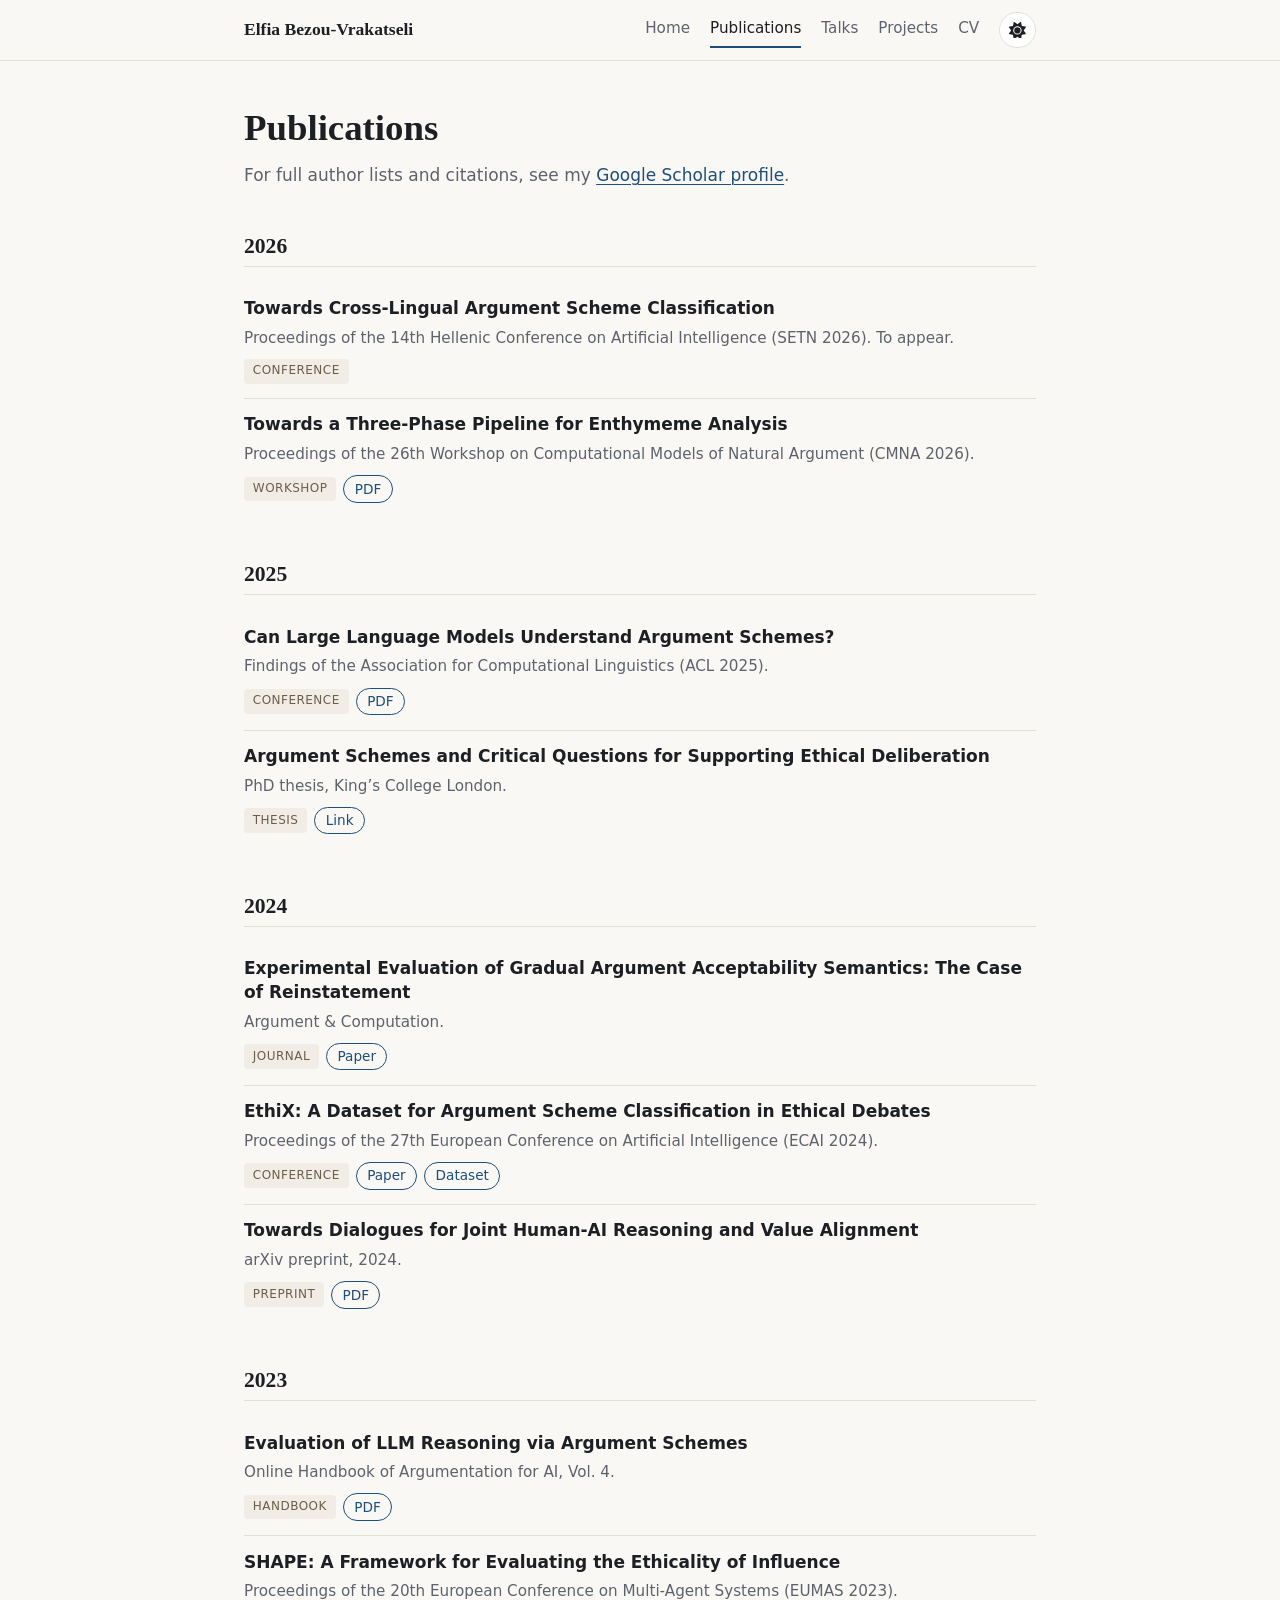
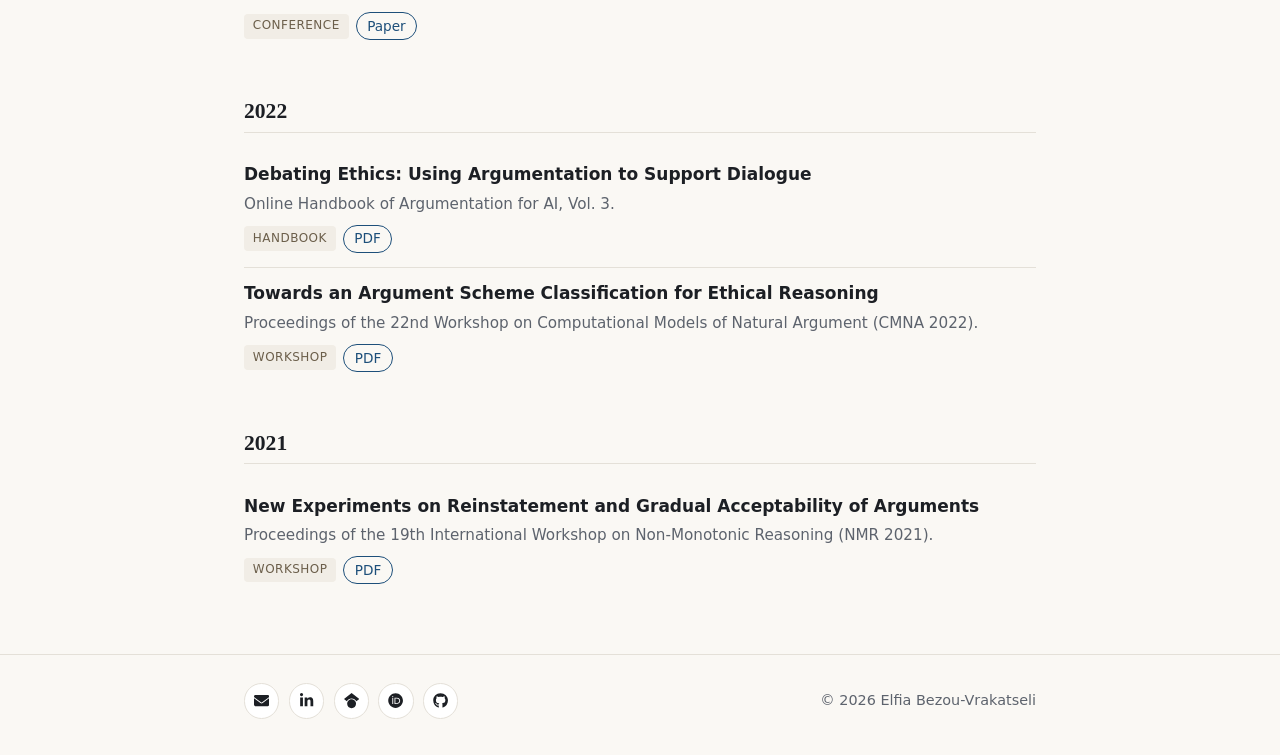
<file: publications.html>
<link rel="stylesheet" href="style.css">
     <script src="theme.js"></script>
<!doctype html>
<html lang="en">
<head>
  <meta charset="utf-8">
  <meta name="viewport" content="width=device-width, initial-scale=1">
  <title>Publications · Elfia Bezou-Vrakatseli</title>
  <meta name="description" content="Publications by Elfia Bezou-Vrakatseli.">
  <meta name="author" content="Elfia Bezou-Vrakatseli">
  <meta property="og:title" content="Publications · Elfia Bezou-Vrakatseli">
  <meta property="og:description" content="Publications by Elfia Bezou-Vrakatseli.">
  <meta property="og:type" content="website">
  <meta property="og:image" content="https://elfiabv.github.io/assets/photo.jpg">
  <meta name="color-scheme" content="light dark">
  <link rel="icon" href="favicon.svg" type="image/svg+xml">
  <link rel="stylesheet" href="style.css">
</head>
<body>
  <a class="skip" href="#main">Skip to content</a>
  <header class="site-header">
    <div class="wrap header-inner">
      <a class="brand" href="index.html">Elfia Bezou-Vrakatseli</a>
      <nav aria-label="Main">
        <a href="index.html">Home</a>
        <a href="publications.html" aria-current="page">Publications</a>
        <a href="talks.html">Talks</a>
        <a href="projects.html">Projects</a>
        <a href="cv.html">CV</a>
      </nav>
    </div>
  </header>

  <main id="main" class="wrap">
    <h1 class="page-title">Publications</h1>
    <p class="lede">For full author lists and citations, see my <a href="https://scholar.google.com/citations?user=4mK89xIAAAAJ&amp;hl=en" target="_blank" rel="noopener">Google Scholar profile</a>.</p>
    <section class="year-group" aria-labelledby="y2026">
      <h2 id="y2026">2026</h2>
      <ul class="entries">
        <li class="entry">
          <p class="entry-title">Towards Cross-Lingual Argument Scheme Classification</p>
          <p class="entry-meta">Proceedings of the 14th Hellenic Conference on Artificial Intelligence (SETN 2026). To appear.</p>
          <p class="entry-links"><span class="badge">Conference</span></p>
        </li>
        <li class="entry">
          <p class="entry-title">Towards a Three-Phase Pipeline for Enthymeme Analysis</p>
          <p class="entry-meta">Proceedings of the 26th Workshop on Computational Models of Natural Argument (CMNA 2026).</p>
          <p class="entry-links"><span class="badge">Workshop</span><a class="chip" href="https://cmna-workshop.github.io/cmna26/assets/papers/CMNA_paper12s.pdf" target="_blank" rel="noopener">PDF</a></p>
        </li>
      </ul>
    </section>
    <section class="year-group" aria-labelledby="y2025">
      <h2 id="y2025">2025</h2>
      <ul class="entries">
        <li class="entry">
          <p class="entry-title">Can Large Language Models Understand Argument Schemes?</p>
          <p class="entry-meta">Findings of the Association for Computational Linguistics (ACL 2025).</p>
          <p class="entry-links"><span class="badge">Conference</span><a class="chip" href="https://kclpure.kcl.ac.uk/ws/portalfiles/portal/337205978/Can_Large_Language_Models_Understand_Argument_Schemes.pdf" target="_blank" rel="noopener">PDF</a></p>
        </li>
        <li class="entry">
          <p class="entry-title">Argument Schemes and Critical Questions for Supporting Ethical Deliberation</p>
          <p class="entry-meta">PhD thesis, King’s College London.</p>
          <p class="entry-links"><span class="badge">Thesis</span><a class="chip" href="https://kclpure.kcl.ac.uk/portal/en/studentTheses/argument-schemes-and-critical-questions-for-supporting-ethical-de/" target="_blank" rel="noopener">Link</a></p>
        </li>
      </ul>
    </section>
    <section class="year-group" aria-labelledby="y2024">
      <h2 id="y2024">2024</h2>
      <ul class="entries">
        <li class="entry">
          <p class="entry-title">Experimental Evaluation of Gradual Argument Acceptability Semantics: The Case of Reinstatement</p>
          <p class="entry-meta">Argument &amp; Computation.</p>
          <p class="entry-links"><span class="badge">Journal</span><a class="chip" href="https://kclpure.kcl.ac.uk/portal/en/publications/experimental-evaluation-of-gradual-argument-acceptability-semanti" target="_blank" rel="noopener">Paper</a></p>
        </li>
        <li class="entry">
          <p class="entry-title">EthiX: A Dataset for Argument Scheme Classification in Ethical Debates</p>
          <p class="entry-meta">Proceedings of the 27th European Conference on Artificial Intelligence (ECAI 2024).</p>
          <p class="entry-links"><span class="badge">Conference</span><a class="chip" href="https://kclpure.kcl.ac.uk/portal/en/publications/ethix-a-dataset-for-argument-scheme-classification-in-ethical-deb" target="_blank" rel="noopener">Paper</a><a class="chip" href="https://github.com/ElfiaBv/EthiX" target="_blank" rel="noopener">Dataset</a></p>
        </li>
        <li class="entry">
          <p class="entry-title">Towards Dialogues for Joint Human-AI Reasoning and Value Alignment</p>
          <p class="entry-meta">arXiv preprint, 2024.</p>
          <p class="entry-links"><span class="badge">Preprint</span><a class="chip" href="https://arxiv.org/pdf/2405.18073" target="_blank" rel="noopener">PDF</a></p>
        </li>
      </ul>
    </section>
    <section class="year-group" aria-labelledby="y2023">
      <h2 id="y2023">2023</h2>
      <ul class="entries">
        <li class="entry">
          <p class="entry-title">Evaluation of LLM Reasoning via Argument Schemes</p>
          <p class="entry-meta">Online Handbook of Argumentation for AI, Vol. 4.</p>
          <p class="entry-links"><span class="badge">Handbook</span><a class="chip" href="https://arxiv.org/pdf/2401.09444#page=16" target="_blank" rel="noopener">PDF</a></p>
        </li>
        <li class="entry">
          <p class="entry-title">SHAPE: A Framework for Evaluating the Ethicality of Influence</p>
          <p class="entry-meta">Proceedings of the 20th European Conference on Multi-Agent Systems (EUMAS 2023).</p>
          <p class="entry-links"><span class="badge">Conference</span><a class="chip" href="https://kclpure.kcl.ac.uk/portal/en/publications/shape-a-framework-for-evaluating-the-ethicality-of-influence" target="_blank" rel="noopener">Paper</a></p>
        </li>
      </ul>
    </section>
    <section class="year-group" aria-labelledby="y2022">
      <h2 id="y2022">2022</h2>
      <ul class="entries">
        <li class="entry">
          <p class="entry-title">Debating Ethics: Using Argumentation to Support Dialogue</p>
          <p class="entry-meta">Online Handbook of Argumentation for AI, Vol. 3.</p>
          <p class="entry-links"><span class="badge">Handbook</span><a class="chip" href="https://arxiv.org/pdf/2212.07996#page=10" target="_blank" rel="noopener">PDF</a></p>
        </li>
        <li class="entry">
          <p class="entry-title">Towards an Argument Scheme Classification for Ethical Reasoning</p>
          <p class="entry-meta">Proceedings of the 22nd Workshop on Computational Models of Natural Argument (CMNA 2022).</p>
          <p class="entry-links"><span class="badge">Workshop</span><a class="chip" href="https://ceur-ws.org/Vol-3205/paper2.pdf" target="_blank" rel="noopener">PDF</a></p>
        </li>
      </ul>
    </section>
    <section class="year-group" aria-labelledby="y2021">
      <h2 id="y2021">2021</h2>
      <ul class="entries">
        <li class="entry">
          <p class="entry-title">New Experiments on Reinstatement and Gradual Acceptability of Arguments</p>
          <p class="entry-meta">Proceedings of the 19th International Workshop on Non-Monotonic Reasoning (NMR 2021).</p>
          <p class="entry-links"><span class="badge">Workshop</span><a class="chip" href="https://webspace.science.uu.nl/~prakk101/pubs/BezouNMR21.pdf" target="_blank" rel="noopener">PDF</a></p>
        </li>
      </ul>
    </section>

  </main>

  <!-- Icons: Font Awesome Free 6.7.2, CC BY 4.0 — https://fontawesome.com/license/free -->
  <footer class="site-footer">
    <div class="wrap footer-inner">
    <ul class="links links-small">
      <li><a href="mailto:elfia.bezou-vrakatseli@inria.fr" aria-label="Email" title="Email"><svg class="icon" viewBox="0 0 512 512" aria-hidden="true" focusable="false"><path d="M48 64C21.5 64 0 85.5 0 112c0 15.1 7.1 29.3 19.2 38.4L236.8 313.6c11.4 8.5 27 8.5 38.4 0L492.8 150.4c12.1-9.1 19.2-23.3 19.2-38.4c0-26.5-21.5-48-48-48L48 64zM0 176L0 384c0 35.3 28.7 64 64 64l384 0c35.3 0 64-28.7 64-64l0-208L294.4 339.2c-22.8 17.1-54 17.1-76.8 0L0 176z"/></svg></a></li>
      <li><a href="https://www.linkedin.com/in/elfia-bezou-vrakatseli/" aria-label="LinkedIn" title="LinkedIn" target="_blank" rel="noopener"><svg class="icon" viewBox="0 0 448 512" aria-hidden="true" focusable="false"><path d="M100.28 448H7.4V148.9h92.88zM53.79 108.1C24.09 108.1 0 83.5 0 53.8a53.79 53.79 0 0 1 107.58 0c0 29.7-24.1 54.3-53.79 54.3zM447.9 448h-92.68V302.4c0-34.7-.7-79.2-48.29-79.2-48.29 0-55.69 37.7-55.69 76.7V448h-92.78V148.9h89.08v40.8h1.3c12.4-23.5 42.69-48.3 87.88-48.3 94 0 111.28 61.9 111.28 142.3V448z"/></svg></a></li>
      <li><a href="https://scholar.google.com/citations?user=4mK89xIAAAAJ&amp;hl=en" aria-label="Google Scholar" title="Google Scholar" target="_blank" rel="noopener"><svg class="icon" viewBox="0 0 512 512" aria-hidden="true" focusable="false"><path d="M390.9 298.5c0 0 0 .1 .1 .1c9.2 19.4 14.4 41.1 14.4 64C405.3 445.1 338.5 512 256 512s-149.3-66.9-149.3-149.3c0-22.9 5.2-44.6 14.4-64h0c1.7-3.6 3.6-7.2 5.6-10.7c4.4-7.6 9.4-14.7 15-21.3c27.4-32.6 68.5-53.3 114.4-53.3c33.6 0 64.6 11.1 89.6 29.9c9.1 6.9 17.4 14.7 24.8 23.5c5.6 6.6 10.6 13.8 15 21.3c2 3.4 3.8 7 5.5 10.5zm26.4-18.8c-30.1-58.4-91-98.4-161.3-98.4s-131.2 40-161.3 98.4L0 202.7 256 0 512 202.7l-94.7 77.1z"/></svg></a></li>
      <li><a href="https://orcid.org/0009-0004-8954-246X" aria-label="ORCID" title="ORCID" target="_blank" rel="noopener"><svg class="icon" viewBox="0 0 512 512" aria-hidden="true" focusable="false"><path d="M294.75 188.19h-45.92V342h47.47c67.62 0 83.12-51.34 83.12-76.91 0-41.64-26.54-76.9-84.67-76.9zM256 8C119 8 8 119 8 256s111 248 248 248 248-111 248-248S393 8 256 8zm-80.79 360.76h-29.84v-207.5h29.84zm-14.92-231.14a19.57 19.57 0 1 1 19.57-19.57 19.64 19.64 0 0 1-19.57 19.57zM300 369h-81V161.26h80.6c76.73 0 110.44 54.83 110.44 103.85C410 318.39 368.38 369 300 369z"/></svg></a></li>
      <li><a href="https://github.com/ElfiaBv" aria-label="GitHub" title="GitHub" target="_blank" rel="noopener"><svg class="icon" viewBox="0 0 496 512" aria-hidden="true" focusable="false"><path d="M165.9 397.4c0 2-2.3 3.6-5.2 3.6-3.3.3-5.6-1.3-5.6-3.6 0-2 2.3-3.6 5.2-3.6 3-.3 5.6 1.3 5.6 3.6zm-31.1-4.5c-.7 2 1.3 4.3 4.3 4.9 2.6 1 5.6 0 6.2-2s-1.3-4.3-4.3-5.2c-2.6-.7-5.5.3-6.2 2.3zm44.2-1.7c-2.9.7-4.9 2.6-4.6 4.9.3 2 2.9 3.3 5.9 2.6 2.9-.7 4.9-2.6 4.6-4.6-.3-1.9-3-3.2-5.9-2.9zM244.8 8C106.1 8 0 113.3 0 252c0 110.9 69.8 205.8 169.5 239.2 12.8 2.3 17.3-5.6 17.3-12.1 0-6.2-.3-40.4-.3-61.4 0 0-70 15-84.7-29.8 0 0-11.4-29.1-27.8-36.6 0 0-22.9-15.7 1.6-15.4 0 0 24.9 2 38.6 25.8 21.9 38.6 58.6 27.5 72.9 20.9 2.3-16 8.8-27.1 16-33.7-55.9-6.2-112.3-14.3-112.3-110.5 0-27.5 7.6-41.3 23.6-58.9-2.6-6.5-11.1-33.3 2.6-67.9 20.9-6.5 69 27 69 27 20-5.6 41.5-8.5 62.8-8.5s42.8 2.9 62.8 8.5c0 0 48.1-33.6 69-27 13.7 34.7 5.2 61.4 2.6 67.9 16 17.7 25.8 31.5 25.8 58.9 0 96.5-58.9 104.2-114.8 110.5 9.2 7.9 17 22.9 17 46.4 0 33.7-.3 75.4-.3 83.6 0 6.5 4.6 14.4 17.3 12.1C428.2 457.8 496 362.9 496 252 496 113.3 383.5 8 244.8 8zM97.2 352.9c-1.3 1-1 3.3.7 5.2 1.6 1.6 3.9 2.3 5.2 1 1.3-1 1-3.3-.7-5.2-1.6-1.6-3.9-2.3-5.2-1zm-10.8-8.1c-.7 1.3.3 2.9 2.3 3.9 1.6 1 3.6.7 4.3-.7.7-1.3-.3-2.9-2.3-3.9-2-.6-3.6-.3-4.3.7zm32.4 35.6c-1.6 1.3-1 4.3 1.3 6.2 2.3 2.3 5.2 2.6 6.5 1 1.3-1.3.7-4.3-1.3-6.2-2.2-2.3-5.2-2.6-6.5-1zm-11.4-14.7c-1.6 1-1.6 3.6 0 5.9 1.6 2.3 4.3 3.3 5.6 2.3 1.6-1.3 1.6-3.9 0-6.2-1.4-2.3-4-3.3-5.6-2z"/></svg></a></li>
     </ul>
      <p>&copy; 2026 Elfia Bezou-Vrakatseli</p>
    </div>
  </footer>
</body>
</html>
</file>
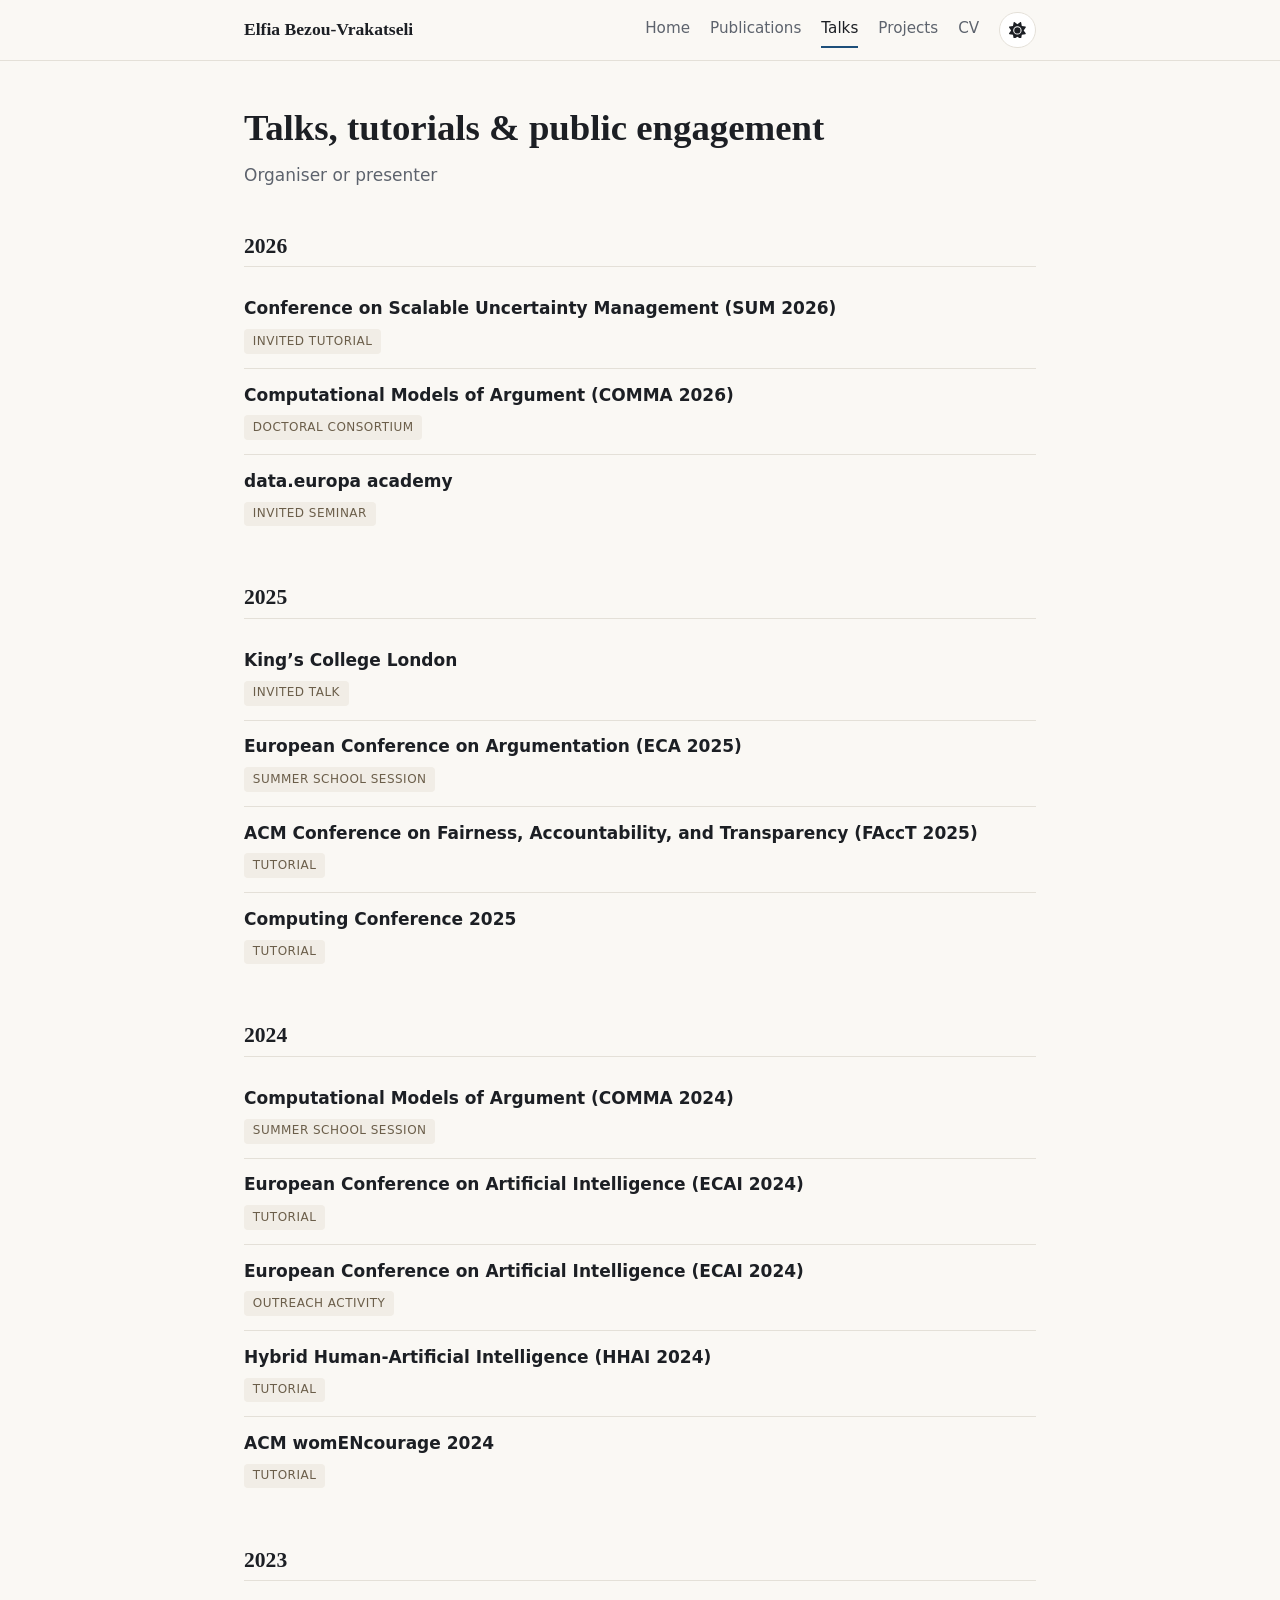
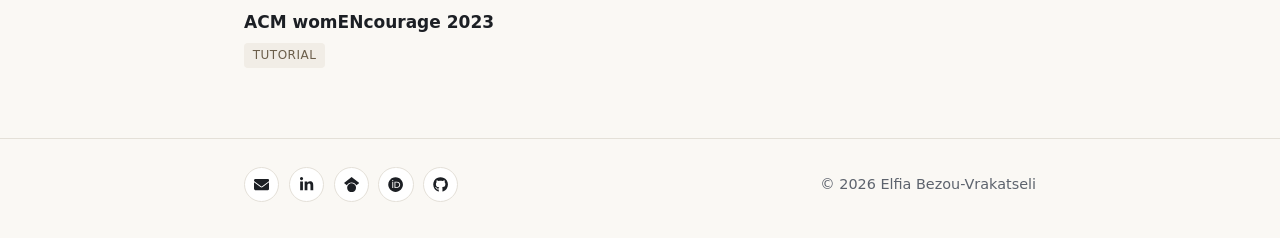
<file: talks.html>
<link rel="stylesheet" href="style.css">
     <script src="theme.js"></script>
<!doctype html>
<html lang="en">
<head>
  <meta charset="utf-8">
  <meta name="viewport" content="width=device-width, initial-scale=1">
  <title>Talks · Elfia Bezou-Vrakatseli</title>
  <meta name="description" content="Talks and tutorials by Elfia Bezou-Vrakatseli.">
  <meta name="author" content="Elfia Bezou-Vrakatseli">
  <meta property="og:title" content="Talks · Elfia Bezou-Vrakatseli">
  <meta property="og:description" content="Talks and tutorials by Elfia Bezou-Vrakatseli.">
  <meta property="og:type" content="website">
  <meta property="og:image" content="https://elfiabv.github.io/assets/photo.jpg">
  <meta name="color-scheme" content="light dark">
  <link rel="icon" href="favicon.svg" type="image/svg+xml">
  <link rel="stylesheet" href="style.css">
</head>
<body>
  <a class="skip" href="#main">Skip to content</a>
  <header class="site-header">
    <div class="wrap header-inner">
      <a class="brand" href="index.html">Elfia Bezou-Vrakatseli</a>
      <nav aria-label="Main">
        <a href="index.html">Home</a>
        <a href="publications.html">Publications</a>
        <a href="talks.html" aria-current="page">Talks</a>
        <a href="projects.html">Projects</a>
        <a href="cv.html">CV</a>
      </nav>
    </div>
  </header>

  <main id="main" class="wrap">
    <h1 class="page-title">Talks, tutorials  &amp;  public engagement</h1>
    <p class="lede">Organiser or presenter</p>
    <section class="year-group" aria-labelledby="t2026">
      <h2 id="t2026">2026</h2>
      <ul class="entries">
        <li class="entry">
          <p class="entry-title">Conference on Scalable Uncertainty Management (SUM 2026)</p>
          <p class="entry-links"><span class="badge">Invited tutorial</span></p>
        </li>
        <li class="entry">
          <p class="entry-title">Computational Models of Argument (COMMA 2026)</p>
          <p class="entry-links"><span class="badge">Doctoral Consortium </span></p>
        </li>
        <li class="entry">
          <p class="entry-title">data.europa academy</p>
          <p class="entry-links"><span class="badge">Invited seminar</span></p>
        </li>
      </ul>
    </section>
    <section class="year-group" aria-labelledby="t2025">
      <h2 id="t2025">2025</h2>
      <ul class="entries">
        <li class="entry">
          <p class="entry-title">King’s College London</p>
          <p class="entry-links"><span class="badge">Invited talk</span></p>
        </li>
        <li class="entry">
          <p class="entry-title">European Conference on Argumentation (ECA 2025)</p>
          <p class="entry-links"><span class="badge">Summer school session</span></p>
        </li>
        <li class="entry">
          <p class="entry-title">ACM Conference on Fairness, Accountability, and Transparency (FAccT 2025)</p>
          <p class="entry-links"><span class="badge">Tutorial</span></p>
        </li>
        <li class="entry">
          <p class="entry-title">Computing Conference 2025</p>
          <p class="entry-links"><span class="badge">Tutorial</span></p>
        </li>
      </ul>
    </section>
    <section class="year-group" aria-labelledby="t2024">
      <h2 id="t2024">2024</h2>
      <ul class="entries">
        <li class="entry">
          <p class="entry-title">Computational Models of Argument (COMMA 2024)</p>
          <p class="entry-links"><span class="badge">Summer school session</span></p>
        </li>
        <li class="entry">
          <p class="entry-title">European Conference on Artificial Intelligence (ECAI 2024)</p>
          <p class="entry-links"><span class="badge">Tutorial</span></p>
        </li>
        <li class="entry">
          <p class="entry-title">European Conference on Artificial Intelligence (ECAI 2024)</p>
          <p class="entry-links"><span class="badge">Outreach activity</span></p>
        </li>
        <li class="entry">
          <p class="entry-title">Hybrid Human-Artificial Intelligence (HHAI 2024)</p>
          <p class="entry-links"><span class="badge">Tutorial</span></p>
        </li>
        <li class="entry">
          <p class="entry-title">ACM womENcourage 2024</p>
          <p class="entry-links"><span class="badge">Tutorial</span></p>
        </li>
      </ul>
    </section>
    <section class="year-group" aria-labelledby="t2023">
      <h2 id="t2023">2023</h2>
      <ul class="entries">
        <li class="entry">
          <p class="entry-title">ACM womENcourage 2023</p>
          <p class="entry-links"><span class="badge">Tutorial</span></p>
        </li>
      </ul>
    </section>

  </main>

  <!-- Icons: Font Awesome Free 6.7.2, CC BY 4.0 — https://fontawesome.com/license/free -->
  <footer class="site-footer">
    <div class="wrap footer-inner">
    <ul class="links links-small">
      <li><a href="mailto:elfia.bezou-vrakatseli@inria.fr" aria-label="Email" title="Email"><svg class="icon" viewBox="0 0 512 512" aria-hidden="true" focusable="false"><path d="M48 64C21.5 64 0 85.5 0 112c0 15.1 7.1 29.3 19.2 38.4L236.8 313.6c11.4 8.5 27 8.5 38.4 0L492.8 150.4c12.1-9.1 19.2-23.3 19.2-38.4c0-26.5-21.5-48-48-48L48 64zM0 176L0 384c0 35.3 28.7 64 64 64l384 0c35.3 0 64-28.7 64-64l0-208L294.4 339.2c-22.8 17.1-54 17.1-76.8 0L0 176z"/></svg></a></li>
      <li><a href="https://www.linkedin.com/in/elfia-bezou-vrakatseli/" aria-label="LinkedIn" title="LinkedIn" target="_blank" rel="noopener"><svg class="icon" viewBox="0 0 448 512" aria-hidden="true" focusable="false"><path d="M100.28 448H7.4V148.9h92.88zM53.79 108.1C24.09 108.1 0 83.5 0 53.8a53.79 53.79 0 0 1 107.58 0c0 29.7-24.1 54.3-53.79 54.3zM447.9 448h-92.68V302.4c0-34.7-.7-79.2-48.29-79.2-48.29 0-55.69 37.7-55.69 76.7V448h-92.78V148.9h89.08v40.8h1.3c12.4-23.5 42.69-48.3 87.88-48.3 94 0 111.28 61.9 111.28 142.3V448z"/></svg></a></li>
      <li><a href="https://scholar.google.com/citations?user=4mK89xIAAAAJ&amp;hl=en" aria-label="Google Scholar" title="Google Scholar" target="_blank" rel="noopener"><svg class="icon" viewBox="0 0 512 512" aria-hidden="true" focusable="false"><path d="M390.9 298.5c0 0 0 .1 .1 .1c9.2 19.4 14.4 41.1 14.4 64C405.3 445.1 338.5 512 256 512s-149.3-66.9-149.3-149.3c0-22.9 5.2-44.6 14.4-64h0c1.7-3.6 3.6-7.2 5.6-10.7c4.4-7.6 9.4-14.7 15-21.3c27.4-32.6 68.5-53.3 114.4-53.3c33.6 0 64.6 11.1 89.6 29.9c9.1 6.9 17.4 14.7 24.8 23.5c5.6 6.6 10.6 13.8 15 21.3c2 3.4 3.8 7 5.5 10.5zm26.4-18.8c-30.1-58.4-91-98.4-161.3-98.4s-131.2 40-161.3 98.4L0 202.7 256 0 512 202.7l-94.7 77.1z"/></svg></a></li>
      <li><a href="https://orcid.org/0009-0004-8954-246X" aria-label="ORCID" title="ORCID" target="_blank" rel="noopener"><svg class="icon" viewBox="0 0 512 512" aria-hidden="true" focusable="false"><path d="M294.75 188.19h-45.92V342h47.47c67.62 0 83.12-51.34 83.12-76.91 0-41.64-26.54-76.9-84.67-76.9zM256 8C119 8 8 119 8 256s111 248 248 248 248-111 248-248S393 8 256 8zm-80.79 360.76h-29.84v-207.5h29.84zm-14.92-231.14a19.57 19.57 0 1 1 19.57-19.57 19.64 19.64 0 0 1-19.57 19.57zM300 369h-81V161.26h80.6c76.73 0 110.44 54.83 110.44 103.85C410 318.39 368.38 369 300 369z"/></svg></a></li>
      <li><a href="https://github.com/ElfiaBv" aria-label="GitHub" title="GitHub" target="_blank" rel="noopener"><svg class="icon" viewBox="0 0 496 512" aria-hidden="true" focusable="false"><path d="M165.9 397.4c0 2-2.3 3.6-5.2 3.6-3.3.3-5.6-1.3-5.6-3.6 0-2 2.3-3.6 5.2-3.6 3-.3 5.6 1.3 5.6 3.6zm-31.1-4.5c-.7 2 1.3 4.3 4.3 4.9 2.6 1 5.6 0 6.2-2s-1.3-4.3-4.3-5.2c-2.6-.7-5.5.3-6.2 2.3zm44.2-1.7c-2.9.7-4.9 2.6-4.6 4.9.3 2 2.9 3.3 5.9 2.6 2.9-.7 4.9-2.6 4.6-4.6-.3-1.9-3-3.2-5.9-2.9zM244.8 8C106.1 8 0 113.3 0 252c0 110.9 69.8 205.8 169.5 239.2 12.8 2.3 17.3-5.6 17.3-12.1 0-6.2-.3-40.4-.3-61.4 0 0-70 15-84.7-29.8 0 0-11.4-29.1-27.8-36.6 0 0-22.9-15.7 1.6-15.4 0 0 24.9 2 38.6 25.8 21.9 38.6 58.6 27.5 72.9 20.9 2.3-16 8.8-27.1 16-33.7-55.9-6.2-112.3-14.3-112.3-110.5 0-27.5 7.6-41.3 23.6-58.9-2.6-6.5-11.1-33.3 2.6-67.9 20.9-6.5 69 27 69 27 20-5.6 41.5-8.5 62.8-8.5s42.8 2.9 62.8 8.5c0 0 48.1-33.6 69-27 13.7 34.7 5.2 61.4 2.6 67.9 16 17.7 25.8 31.5 25.8 58.9 0 96.5-58.9 104.2-114.8 110.5 9.2 7.9 17 22.9 17 46.4 0 33.7-.3 75.4-.3 83.6 0 6.5 4.6 14.4 17.3 12.1C428.2 457.8 496 362.9 496 252 496 113.3 383.5 8 244.8 8zM97.2 352.9c-1.3 1-1 3.3.7 5.2 1.6 1.6 3.9 2.3 5.2 1 1.3-1 1-3.3-.7-5.2-1.6-1.6-3.9-2.3-5.2-1zm-10.8-8.1c-.7 1.3.3 2.9 2.3 3.9 1.6 1 3.6.7 4.3-.7.7-1.3-.3-2.9-2.3-3.9-2-.6-3.6-.3-4.3.7zm32.4 35.6c-1.6 1.3-1 4.3 1.3 6.2 2.3 2.3 5.2 2.6 6.5 1 1.3-1.3.7-4.3-1.3-6.2-2.2-2.3-5.2-2.6-6.5-1zm-11.4-14.7c-1.6 1-1.6 3.6 0 5.9 1.6 2.3 4.3 3.3 5.6 2.3 1.6-1.3 1.6-3.9 0-6.2-1.4-2.3-4-3.3-5.6-2z"/></svg></a></li>
          </ul>
      <p>&copy; 2026 Elfia Bezou-Vrakatseli</p>
    </div>
  </footer>
</body>
</html>
</file>
<file: style.css>
/* ==========================================================
   Elfia Bezou-Vrakatseli — personal site
   Colours are defined once here; change --accent to re-theme.
   ========================================================== */

:root {
  --bg: #faf8f4;
  --surface: #ffffff;
  --text: #1c1f24;
  --muted: #5d636d;
  --line: #e4e0d8;
  --accent: #1d4f7a;          /* Aegean blue */
  --accent-soft: #e6eef5;
  --badge-bg: #f1ede6;
  --badge-text: #6b5e4a;

  --serif: "Iowan Old Style", "Palatino Linotype", Palatino, "Book Antiqua", Georgia, serif;
  --sans: system-ui, -apple-system, "Segoe UI", Roboto, "Helvetica Neue", Arial, sans-serif;

  --max: 52rem;
  --radius: 10px;
}

@media (prefers-color-scheme: dark) {
  :root {
    --bg: #14171b;
    --surface: #1b1f24;
    --text: #e8e6e1;
    --muted: #a3a8b0;
    --line: #2c3138;
    --accent: #8cbbe3;
    --accent-soft: #1f2c39;
    --badge-bg: #262b31;
    --badge-text: #c9bfae;
  }
}

/* ---------- base ---------- */
*, *::before, *::after { box-sizing: border-box; }

html { -webkit-text-size-adjust: 100%; }

body {
  margin: 0;
  background: var(--bg);
  color: var(--text);
  font-family: var(--sans);
  font-size: 1.0625rem;
  line-height: 1.65;
}

a { color: var(--accent); text-underline-offset: 0.18em; text-decoration-thickness: 1px; }
a:hover { text-decoration-thickness: 2px; }
:focus-visible { outline: 2px solid var(--accent); outline-offset: 3px; border-radius: 4px; }

h1, h2, h3 { font-family: var(--serif); font-weight: 600; line-height: 1.25; margin: 0; }
h2 {
  font-size: 1.35rem;
  margin: 2.75rem 0 1rem;
  padding-bottom: 0.4rem;
  border-bottom: 1px solid var(--line);
}
h3 { font-size: 1.1rem; }
p { margin: 0 0 1rem; }

.wrap { max-width: var(--max); margin: 0 auto; padding: 0 1.25rem; }

.skip {
  position: absolute; left: -999px; top: 0.5rem;
  background: var(--surface); padding: 0.5rem 0.75rem; border-radius: 6px; z-index: 10;
}
.skip:focus { left: 0.5rem; }

/* ---------- header ---------- */
.site-header {
  border-bottom: 1px solid var(--line);
  background: color-mix(in srgb, var(--bg) 92%, transparent);
  position: sticky; top: 0; z-index: 5;
  backdrop-filter: blur(6px);
}
.header-inner {
  display: flex; align-items: center; justify-content: space-between; gap: 1rem;
  min-height: 3.75rem;
}
.brand {
  font-family: var(--serif); font-size: 1.1rem; font-weight: 600;
  color: var(--text); text-decoration: none; white-space: nowrap;
}
nav { display: flex; gap: 1.25rem; }
nav a {
  color: var(--muted); text-decoration: none; font-size: 0.95rem;
  padding: 0.25rem 0; border-bottom: 2px solid transparent;
}
nav a:hover { color: var(--text); }
nav a[aria-current="page"] { color: var(--text); border-bottom-color: var(--accent); }

main.wrap { padding-top: 2.75rem; padding-bottom: 3.5rem; }

/* ---------- home hero ---------- */
.hero {
  display: grid; grid-template-columns: auto 1fr; gap: 2.25rem; align-items: center;
  margin-bottom: 0.5rem;
}
.avatar {
  position: relative; width: 11.5rem; height: 11.5rem; border-radius: 50%;
  overflow: hidden; background: var(--accent-soft);
  display: grid; place-items: center; flex-shrink: 0;
  box-shadow: 0 0 0 4px var(--surface), 0 0 0 5px var(--line);
}
.avatar span { font-family: var(--serif); font-size: 2.5rem; color: var(--accent); }
.avatar img { position: absolute; inset: 0; width: 100%; height: 100%; object-fit: cover; }

.hero h1 { font-size: clamp(1.9rem, 4.5vw, 2.6rem); margin-bottom: 0.35rem; }
.role { font-size: 1.15rem; margin: 0; }
.affil { color: var(--muted); margin: 0 0 1.1rem; }

/* ---------- icon links ---------- */
.links { list-style: none; display: flex; flex-wrap: wrap; gap: 0.6rem; margin: 0; padding: 0; }
.links a {
  display: grid; place-items: center;
  width: 2.6rem; height: 2.6rem; border-radius: 50%;
  border: 1px solid var(--line); background: var(--surface);
  color: var(--text);
  transition: background-color .15s, color .15s, border-color .15s;
}
.links a:hover { background: var(--accent); border-color: var(--accent); color: var(--bg); }
.icon { width: 1.1rem; height: 1.1rem; fill: currentColor; }
.links-small a { width: 2.2rem; height: 2.2rem; }
.links-small .icon { width: 0.95rem; height: 0.95rem; }

/* ---------- tags ---------- */
.tags { list-style: none; display: flex; flex-wrap: wrap; gap: 0.5rem; padding: 0; margin: 0; }
.tags li {
  background: var(--accent-soft); color: var(--text);
  padding: 0.3rem 0.8rem; border-radius: 999px; font-size: 0.93rem;
}
.tags .level { color: var(--muted); font-size: 0.85em; margin-left: 0.2rem; }

/* ---------- timeline (highlights, awards) ---------- */
.timeline { list-style: none; padding: 0; margin: 0; }
.timeline li {
  display: grid; grid-template-columns: 8rem 1fr; gap: 1rem;
  padding: 0.55rem 0; border-bottom: 1px dashed var(--line);
}
.timeline li:last-child { border-bottom: 0; }
.when { color: var(--muted); font-variant-numeric: tabular-nums; font-size: 0.93rem; padding-top: 0.08rem; }

/* ---------- page titles ---------- */
.page-title { font-size: clamp(1.8rem, 4vw, 2.3rem); margin-bottom: 0.6rem; }
.lede { color: var(--muted); margin-bottom: 0.5rem; }
.page-head { display: flex; flex-wrap: wrap; align-items: center; justify-content: space-between; gap: 1rem; }
.page-head .page-title { margin: 0; }

.button {
  display: inline-flex; align-items: center; gap: 0.55rem;
  background: var(--accent); color: var(--bg);
  padding: 0.6rem 1rem; border-radius: 999px; text-decoration: none; font-size: 0.95rem;
}
.button:hover { filter: brightness(1.1); }
.button .icon { width: 1rem; height: 1rem; }

/* ---------- entries (publications, talks, projects) ---------- */
.year-group h2 { font-variant-numeric: tabular-nums; }
.entries { list-style: none; padding: 0; margin: 0; }
.entry { padding: 0.9rem 0; border-bottom: 1px solid var(--line); }
.entry:last-child { border-bottom: 0; }
.entry p { margin: 0; }
.entry p + p { margin-top: 0.3rem; }
.entry-title { font-weight: 600; line-height: 1.4; }
.entry-meta { color: var(--muted); font-size: 0.95rem; }
.entry-links { display: flex; flex-wrap: wrap; align-items: center; gap: 0.45rem; margin-top: 0.5rem !important; }

.badge {
  font-size: 0.75rem; letter-spacing: 0.04em; text-transform: uppercase;
  background: var(--badge-bg); color: var(--badge-text);
  padding: 0.15rem 0.55rem; border-radius: 4px;
}
.chip {
  font-size: 0.85rem; text-decoration: none;
  border: 1px solid var(--accent); color: var(--accent);
  padding: 0.1rem 0.65rem; border-radius: 999px;
}
.chip:hover { background: var(--accent); color: var(--bg); }

/* ---------- project cards ---------- */
.cards { list-style: none; padding: 0; margin: 0; display: grid; grid-template-columns: repeat(auto-fit, minmax(15rem, 1fr)); gap: 1rem; }
.card {
  background: var(--surface); border: 1px solid var(--line); border-radius: var(--radius);
  padding: 1.1rem 1.2rem;
}
.card h3 { margin-bottom: 0.4rem; }
.card p { margin: 0; color: var(--muted); }
.card .entry-links { margin-top: 0.8rem !important; }

/* ---------- CV ---------- */
.cv-list { list-style: none; padding: 0; margin: 0; }
.cv-list > li {
  display: grid; grid-template-columns: 8rem 1fr; gap: 1rem;
  padding: 0.85rem 0; border-bottom: 1px solid var(--line);
}
.cv-list > li:last-child { border-bottom: 0; }
.cv-list p { margin: 0; }
.cv-list p + p { margin-top: 0.25rem; }
.cv-list .entry-meta + p { margin-top: 0.35rem; }
.plain { padding-left: 1.2rem; margin: 0; }
.plain li { margin-bottom: 0.4rem; }

/* ---------- footer ---------- */
.site-footer { border-top: 1px solid var(--line); padding: 1.75rem 0 2.25rem; }
.footer-inner { display: flex; flex-wrap: wrap; align-items: center; justify-content: space-between; gap: 1rem; }
.site-footer p { margin: 0; color: var(--muted); font-size: 0.9rem; }

/* ---------- small screens ---------- */
@media (max-width: 900px) {
  .header-inner { flex-direction: column; align-items: flex-start; gap: 0.35rem; padding-top: 0.8rem; padding-bottom: 0.6rem; }
  nav { flex-wrap: wrap; column-gap: 1.1rem; row-gap: 0.15rem; }
  .site-header { position: static; }
}

@media (max-width: 600px) {
  body { font-size: 1rem; }
  .wrap { padding: 0 1rem; }
  main.wrap { padding-top: 1.75rem; }
  .hero { grid-template-columns: 1fr; justify-items: center; text-align: center; gap: 1.25rem; }
  .avatar { width: 9.5rem; height: 9.5rem; }
  .hero .links { justify-content: center; }
  .timeline li, .cv-list > li { grid-template-columns: 1fr; gap: 0.15rem; }
  .footer-inner { flex-direction: column; align-items: flex-start; }
}

@media print {
  .site-header, .site-footer, .skip { display: none; }
  body { background: #fff; color: #000; }
}

/* ---------- compact education list (Home "Background" + Education page) ---------- */
.cv-list.compact > li { padding: 0.75rem 0; }
.cv-list .at { font-weight: 400; color: var(--muted); }
.cv-list .detail { font-size: 0.94rem; color: var(--muted); margin-top: 0.2rem; }
.cv-list .detail a { color: var(--accent); }
.cv-list .detail.labelled { display: grid; grid-template-columns: 6.5rem 1fr; gap: 0.5rem; }
.cv-list .label {
  font-size: 0.72rem; letter-spacing: 0.06em; text-transform: uppercase; color: var(--muted);
  padding-top: 0.2rem;
}
@media (max-width: 600px) {
  .cv-list .detail.labelled { grid-template-columns: 1fr; gap: 0; margin-top: 0.4rem; }
}

/* ==========================================================
   Theme switcher: Light / Dark / Rainbow (button added by theme.js)
   ========================================================== */
:root[data-theme="light"] {
  color-scheme: light;
  --bg: #faf8f4; --surface: #ffffff; --text: #1c1f24; --muted: #5d636d; --line: #e4e0d8;
  --accent: #1d4f7a; --accent-soft: #e6eef5; --badge-bg: #f1ede6; --badge-text: #6b5e4a;
}
:root[data-theme="dark"] {
  color-scheme: dark;
  --bg: #14171b; --surface: #1b1f24; --text: #e8e6e1; --muted: #a3a8b0; --line: #2c3138;
  --accent: #8cbbe3; --accent-soft: #1f2c39; --badge-bg: #262b31; --badge-text: #c9bfae;
}

body { transition: background-color .3s ease, color .3s ease; }

.header-inner nav { margin-left: auto; }
.theme-toggle {
  flex-shrink: 0; display: grid; place-items: center;
  width: 2.3rem; height: 2.3rem; padding: 0; margin-left: 0.25rem;
  border-radius: 50%; border: 1px solid var(--line);
  background: var(--surface); color: var(--text); cursor: pointer;
  transition: transform .25s ease, background-color .15s, color .15s;
}
.theme-toggle:hover { transform: rotate(-20deg) scale(1.08); }
.theme-toggle .icon { width: 1.05rem; height: 1.05rem; }
@media (max-width: 900px) {
  .header-inner { position: relative; }
  .header-inner nav { margin-left: 0; }
  .theme-toggle { position: absolute; top: 0.55rem; right: 1.25rem; margin: 0; }
}
@media (max-width: 600px) { .theme-toggle { right: 1rem; } }

/* ---------- Rainbow ---------- */
@property --hue { syntax: "<number>"; inherits: true; initial-value: 300; }
@property --spin { syntax: "<angle>"; inherits: false; initial-value: 0deg; }

:root[data-theme="rainbow"] {
  color-scheme: light;
  --bg: #fffdf9; --surface: #ffffff; --text: #1f1a24; --muted: #5e5668; --line: #ece4f1;
  --accent: oklch(0.5 0.17 var(--hue));
  --accent-soft: oklch(0.95 0.04 var(--hue));
  --badge-bg: oklch(0.94 0.05 calc(var(--hue) + 180));
  --badge-text: oklch(0.42 0.1 calc(var(--hue) + 180));
  --rainbow: #ff006e, #fb5607, #e0a100, #38b000, #3a86ff, #8338ec, #ff006e;
  animation: hue-cycle 14s linear infinite;
}
@keyframes hue-cycle { from { --hue: 0; } to { --hue: 360; } }

:root[data-theme="rainbow"] body {
  background:
    radial-gradient(55rem 35rem at 0% -10%, #ffe3f1, transparent 60%),
    radial-gradient(50rem 35rem at 100% 0%, #e0f0ff, transparent 60%),
    radial-gradient(60rem 45rem at 50% 115%, #fff6d6, transparent 60%),
    var(--bg);
  background-attachment: fixed;
}
:root[data-theme="rainbow"] .site-header {
  border-bottom: 3px solid transparent;
  border-image: linear-gradient(90deg, var(--rainbow)) 1;
}
:root[data-theme="rainbow"] h2 {
  border-bottom: 2px solid transparent;
  border-image: linear-gradient(90deg, var(--rainbow), transparent) 1;
}
:root[data-theme="rainbow"] .hero h1,
:root[data-theme="rainbow"] .page-title {
  background: linear-gradient(90deg, var(--rainbow));
  background-size: 200% auto;
  -webkit-background-clip: text; background-clip: text;
  color: transparent;
  animation: rainbow-slide 6s linear infinite;
}
@keyframes rainbow-slide { to { background-position: 200% center; } }

:root[data-theme="rainbow"] .avatar {
  background: conic-gradient(from var(--spin), var(--rainbow));
  box-shadow: none;
  animation: ring-spin 8s linear infinite;
}
:root[data-theme="rainbow"] .avatar img {
  inset: 5px; width: calc(100% - 10px); height: calc(100% - 10px); border-radius: 50%;
}
@keyframes ring-spin { to { --spin: 360deg; } }

:root[data-theme="rainbow"] .tags li:nth-child(6n+1) { background: #ffe0ec; }
:root[data-theme="rainbow"] .tags li:nth-child(6n+2) { background: #ffe9d6; }
:root[data-theme="rainbow"] .tags li:nth-child(6n+3) { background: #fff4c7; }
:root[data-theme="rainbow"] .tags li:nth-child(6n+4) { background: #dff5d8; }
:root[data-theme="rainbow"] .tags li:nth-child(6n+5) { background: #dcebff; }
:root[data-theme="rainbow"] .tags li:nth-child(6n+6) { background: #ece0ff; }

@media (prefers-reduced-motion: reduce) {
  :root[data-theme="rainbow"], :root[data-theme="rainbow"] * { animation: none !important; }
  .theme-toggle:hover { transform: none; }
}
</file>
